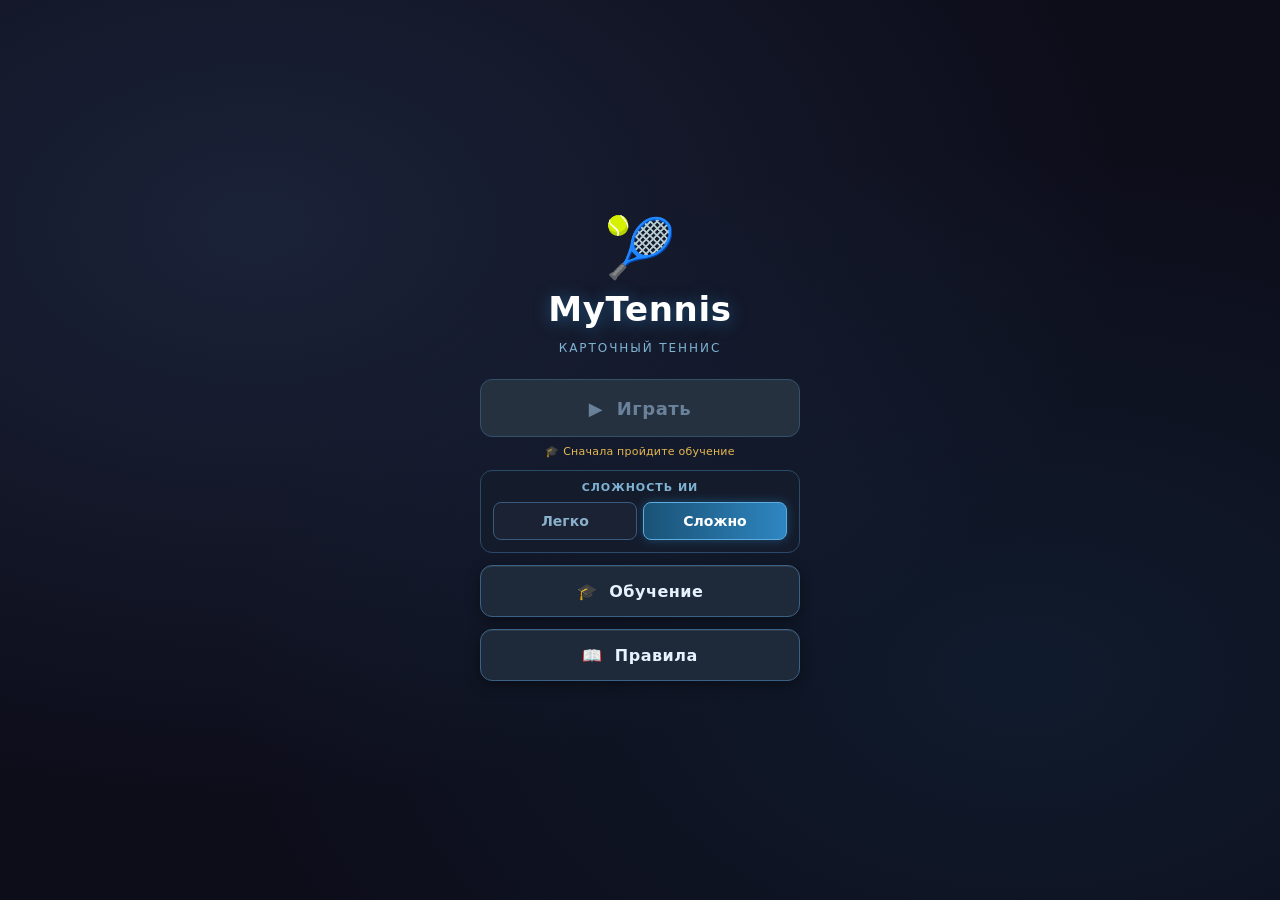
<file: index.html>
<!DOCTYPE html>
<html lang="ru">
<head>
  <meta charset="UTF-8">
  <meta name="viewport" content="width=device-width, initial-scale=1.0, maximum-scale=1.0, user-scalable=no, viewport-fit=cover">
  <title>🎾 MyTennis</title>
  <script src="https://telegram.org/js/telegram-web-app.js"></script>
  <link rel="stylesheet" href="styles-app.css">
</head>
<body>

  <!-- ═══════════════════════════════════════════
       BLOCK 1 — SCORE BAR
  ════════════════════════════════════════════ -->
  <div id="tennis-score">Loading score...</div>

  <!-- ═══════════════════════════════════════════
       BLOCK 2 — COURT (horizontal: P1 left, P2 right)
       Zone data-ids are queried by visuals.js — do not rename.
       P2 orientation: BR top / BL bottom (players face each other,
       serves land cross-court into the same-named zone).
  ════════════════════════════════════════════ -->
  <div id="app-court-wrap">
    <div id="court">
      <!-- decorative layers -->
      <div class="baseline-shade shade-left"></div>
      <div class="baseline-shade shade-right"></div>
      <div class="service-line line-left"></div>
      <div class="service-line line-right"></div>
      <div class="center-line"></div>

      <!-- net -->
      <div class="net-line"></div>
      <div class="net-post net-post-top"></div>
      <div class="net-post net-post-bottom"></div>

      <!-- P1 zones (left half). Labels are display-only; data-id keys stay ASCII. -->
      <div class="zone" data-id="p1-BL">Слева</div>
      <div class="zone" data-id="p1-BR">Справа</div>
      <div class="zone" data-id="p1-Net">Сетка</div>

      <!-- P2 zones (right half) — BR top, BL bottom -->
      <div class="zone" data-id="p2-Net">Сетка</div>
      <div class="zone" data-id="p2-BR">Справа</div>
      <div class="zone" data-id="p2-BL">Слева</div>

      <!-- corner labels -->
      <div class="court-label label-p1">P1 (вы)</div>
      <div class="court-label label-p2">P2 (ИИ)</div>
    </div>
  </div>

  <!-- ═══════════════════════════════════════════
       BLOCK 3 — CURRENT TURN + DICE
  ════════════════════════════════════════════ -->
  <div id="app-turn-section">

    <div id="current-turn" class="current-turn-panel">
      <div class="ct-title">Текущий ход</div>
      <div class="ct-empty">— Подача —</div>
    </div>

    <div id="app-dice-wrap">
      <div class="player-dice" id="player1-dice">
        <div class="app-dice-label">🎲 Бросок</div>
        <div class="dice-display"></div>
      </div>
      <!-- kept in DOM so dice-visuals.js doesn't break, but hidden -->
      <div class="player-dice" id="player2-dice" style="display:none;">
        <div class="dice-display"></div>
      </div>
    </div>

  </div>

  <!-- ═══════════════════════════════════════════
       BLOCK 3.5 — LOG TICKER (tap to expand)
  ════════════════════════════════════════════ -->
  <div id="app-log" onclick="toggleLogOverlay(true)" title="Открыть журнал">
    <span class="app-log-icon">📋</span>
    <div class="app-log-lines">
      <div class="app-log-line">— начните розыгрыш —</div>
    </div>
    <span class="app-log-more">▲</span>
  </div>

  <!-- Full-history overlay -->
  <div id="log-overlay" onclick="if(event.target===this)toggleLogOverlay(false)">
    <div class="log-sheet">
      <div class="log-sheet-head">
        <strong>Журнал</strong>
        <button class="log-close" onclick="toggleLogOverlay(false)">✕</button>
      </div>
      <div class="log-sheet-body" id="log-full"></div>
    </div>
  </div>

  <!-- ═══════════════════════════════════════════
       BLOCK 4 — AI STRIP + PLAYER HAND
  ════════════════════════════════════════════ -->
  <div id="app-hand-section">

    <!-- AI opponent strip — render.js fills #player2 -->
    <div id="player2" class="app-opponent-strip"></div>

    <!-- Human player panel — render.js fills #player1 -->
    <div id="player1" class="player-panel app-player-panel"></div>

    <div class="scroll-hint">← прокрутите карты →</div>

  </div>

  <!-- Log: kept in DOM, hidden — render.js requires #log -->
  <div id="log" style="display:none;"></div>

  <!-- ═══════════════════════════════════════════
       CARD DETAIL SHEET (tap a card to open)
  ════════════════════════════════════════════ -->
  <div id="card-overlay" onclick="if(event.target===this)closeCardSheet()">
    <div class="card-sheet">
      <div class="log-sheet-head">
        <strong>🃏 Карта</strong>
        <button class="log-close" onclick="closeCardSheet()">✕</button>
      </div>
      <div class="card-sheet-body" id="card-sheet-body"></div>
    </div>
  </div>

  <!-- ═══════════════════════════════════════════
       RULES OVERLAY (renders RULES.md)
  ════════════════════════════════════════════ -->
  <div id="rules-overlay">
    <div class="rules-sheet">
      <div class="log-sheet-head">
        <strong>📖 Правила</strong>
        <button class="log-close" onclick="closeRules()">✕</button>
      </div>
      <div class="rules-body" id="rules-body">Загрузка…</div>
    </div>
  </div>

  <!-- ═══════════════════════════════════════════
       MAIN MENU (open on load)
  ════════════════════════════════════════════ -->
  <div id="menu-overlay" class="open">
    <div class="menu-inner">
      <div class="menu-logo">🎾</div>
      <div class="menu-title">MyTennis</div>
      <div class="menu-sub">Карточный теннис</div>
      <button class="menu-btn menu-btn-play" onclick="menuPlay()">▶&nbsp; Играть</button>
      <div id="play-lock-hint" class="menu-lock-hint">🎓 Сначала пройдите обучение</div>
      <div class="menu-difficulty">
        <div class="menu-diff-label">Сложность ИИ</div>
        <div class="menu-diff-toggle">
          <button id="diff-easy" class="menu-diff-btn" onclick="setDifficulty('easy')">Легко</button>
          <button id="diff-hard" class="menu-diff-btn" onclick="setDifficulty('hard')">Сложно</button>
        </div>
      </div>
      <button class="menu-btn" onclick="menuTutorial()">🎓&nbsp; Обучение</button>
      <button class="menu-btn" onclick="openRules()">📖&nbsp; Правила</button>
    </div>
  </div>

  <!-- reopen-menu button, floats over the score bar (left) -->
  <button id="menu-btn" onclick="openMenu()" title="Меню">☰</button>

  <!-- new-match button, floats over the score bar (right) -->
  <button id="new-match-btn" onclick="newMatch()" title="Новая партия">⟳&nbsp;Партия</button>

  <!-- ═══════════════════════════════════════════
       SCRIPTS
  ════════════════════════════════════════════ -->
  <script src="config.js"></script>
  <script src="decks.js"></script>
  <script src="deck-utils.js"></script>
  <script src="positioning.js"></script>
  <script src="visuals.js"></script>
  <script src="dice-visuals.js"></script>
  <script src="shot-resolution.js"></script>
  <script src="player-init.js"></script>
  <script src="render.js"></script>
  <script src="ai-v1.js"></script>
  <script src="ai-v2.js"></script>
  <script src="ai-v3.js"></script>
  <script src="ai.js"></script>
  <script src="ai-simulate-v1.js"></script>
  <script src="ai-simulate-v2.js"></script>
  <script src="ai-simulate-v3.js"></script>
  <script src="ai-simulate.js"></script>
  <script src="ai-v3-train.js"></script>
  <script src="game.js"></script>
  <script src="tutorial.js"></script>

  <script>
    // Route every dice roll — player's or AI's — into the one visible block.
    window.DICE_SINGLE_TARGET = 'player1-dice';

    // ── Event log (mobile) ──────────────────────────────────
    // The ticker shows the most recent line; tapping opens the full history.
    function renderMobileLog() {
      if (typeof gameLog === 'undefined') return;
      const box = document.querySelector('#app-log .app-log-lines');
      // Last two events, oldest on top / newest at the bottom. Each stays one
      // row (the <br> inside shot lines is collapsed to a middot).
      if (box && gameLog.length) {
        box.innerHTML = gameLog.slice(-2)
          .map(s => `<div class="app-log-line">${s.replace(/<br\s*\/?>/gi, ' · ')}</div>`)
          .join('');
      }
      const overlay = document.getElementById('log-overlay');
      if (overlay && overlay.classList.contains('open')) {
        document.getElementById('log-full').innerHTML =
          [...gameLog].reverse().join('<div class="log-sep"></div>');
      }
    }

    function toggleLogOverlay(open) {
      const overlay = document.getElementById('log-overlay');
      if (!overlay) return;
      overlay.classList.toggle('open', open);
      if (open) {
        document.getElementById('log-full').innerHTML =
          (typeof gameLog !== 'undefined' ? [...gameLog].reverse() : []).join('<div class="log-sep"></div>');
      }
    }

    // ── New match (top ribbon) ──────────────────────────────
    // Restarts the whole match (score, games, decks) without opening the menu.
    // Confirms first so a stray tap doesn't wipe a match in progress.
    function newMatch() {
      const go = () => { if (typeof startGame === 'function') startGame(); };
      const q = 'Начать новую партию? Текущий счёт будет сброшен.';
      // tg.showConfirm exists but throws WebAppMethodUnsupported on older
      // Telegram WebViews (Bot API < 6.2) — version-gate it, then fall back to
      // a native confirm (the try/catch is a belt-and-suspenders guard).
      const canShowConfirm = tg && typeof tg.showConfirm === 'function' &&
        (typeof tg.isVersionAtLeast !== 'function' || tg.isVersionAtLeast('6.2'));
      if (canShowConfirm) {
        try { tg.showConfirm(q, ok => { if (ok) go(); }); return; }
        catch (e) { /* unsupported — fall through */ }
      }
      if (window.confirm(q)) go();
    }

    // ── First-run tutorial gate ─────────────────────────────
    // On the very first launch "Играть" is locked until the tutorial has been
    // seen (completed OR skipped — both call markTutorialSeen via endTutorial).
    // Fail-open: if localStorage is unavailable, treat it as already seen so a
    // user can never get stuck unable to unlock.
    function tutorialSeen() {
      try { return localStorage.getItem('mytennis-tutorial-seen-v2') === '1'; }
      catch (e) { return true; }
    }
    function markTutorialSeen() {
      try { localStorage.setItem('mytennis-tutorial-seen-v2', '1'); } catch (e) {}
      updatePlayLock();
    }
    function updatePlayLock() {
      const locked = !tutorialSeen();
      const playBtn = document.querySelector('.menu-btn-play');
      if (playBtn) {
        playBtn.disabled = locked;
        playBtn.classList.toggle('menu-btn-locked', locked);
      }
      const hint = document.getElementById('play-lock-hint');
      if (hint) hint.style.display = locked ? 'block' : 'none';
    }

    // ── Main menu ───────────────────────────────────────────
    function openMenu()  { document.getElementById('menu-overlay').classList.add('open'); }
    function closeMenu() { document.getElementById('menu-overlay').classList.remove('open'); }
    function menuPlay()  { if (!tutorialSeen()) return; closeMenu(); }
    function menuTutorial() {
      closeMenu();
      if (typeof startTutorial === 'function') startTutorial();
    }

    // Difficulty: Легко = AI v2 (heuristic baseline), Сложно = AI v3 (network)
    function setDifficulty(level, save = true) {
      aiSetVersion(1, level === 'easy' ? 2 : 3);
      document.getElementById('diff-easy').classList.toggle('active', level === 'easy');
      document.getElementById('diff-hard').classList.toggle('active', level !== 'easy');
      if (save) { try { localStorage.setItem('mytennis-difficulty', level); } catch (e) {} }
    }

    // ── Rules overlay: fetch RULES.md, render a markdown subset ──
    let rulesLoaded = false;
    function openRules() {
      document.getElementById('rules-overlay').classList.add('open');
      if (rulesLoaded) return;
      fetch('RULES.md')
        .then(r => r.text())
        .then(md => { document.getElementById('rules-body').innerHTML = renderMarkdown(md); rulesLoaded = true; })
        .catch(() => { document.getElementById('rules-body').textContent = 'Не удалось загрузить правила.'; });
    }
    function closeRules() { document.getElementById('rules-overlay').classList.remove('open'); }

    // Covers what RULES.md actually uses: headings, bold/italic/code, lists,
    // tables, fenced code blocks, horizontal rules.
    function renderMarkdown(md) {
      const inline = s => s
        .replace(/`([^`]+)`/g, '<code>$1</code>')
        .replace(/\*\*([^*]+)\*\*/g, '<strong>$1</strong>')
        .replace(/\*([^*]+)\*/g, '<em>$1</em>');
      const out = [];
      let list = null, table = null, inCode = false, codeBuf = [];
      const flushList  = () => { if (list)  { out.push(`<${list.tag}>${list.items.join('')}</${list.tag}>`); list = null; } };
      const flushTable = () => { if (table) { out.push(`<table>${table.join('')}</table>`); table = null; } };
      for (const line of md.split(/\r?\n/)) {
        if (inCode) {
          if (/^```/.test(line)) { out.push(`<pre>${codeBuf.join('\n')}</pre>`); inCode = false; codeBuf = []; }
          else codeBuf.push(line.replace(/&/g, '&amp;').replace(/</g, '&lt;'));
          continue;
        }
        if (/^```/.test(line)) { flushList(); flushTable(); inCode = true; continue; }
        if (/^\|/.test(line.trim())) {
          flushList();
          if (/^\|[\s\-|:]+\|$/.test(line.trim())) continue;  // |---|---| separator
          const tag = table ? 'td' : 'th';
          const cells = line.trim().replace(/^\||\|$/g, '').split('|')
            .map(c => `<${tag}>${inline(c.trim())}</${tag}>`).join('');
          (table = table || []).push(`<tr>${cells}</tr>`);
          continue;
        }
        flushTable();
        const h = line.match(/^(#{1,4})\s+(.*)/);
        if (h) { flushList(); const lvl = h[1].length + 1; out.push(`<h${lvl}>${inline(h[2])}</h${lvl}>`); continue; }
        if (/^---+\s*$/.test(line)) { flushList(); out.push('<hr>'); continue; }
        const ul = line.match(/^\s*[-*]\s+(.*)/);
        if (ul) { if (!list || list.tag !== 'ul') { flushList(); list = { tag: 'ul', items: [] }; } list.items.push(`<li>${inline(ul[1])}</li>`); continue; }
        const ol = line.match(/^\s*\d+\.\s+(.*)/);
        if (ol) { if (!list || list.tag !== 'ol') { flushList(); list = { tag: 'ol', items: [] }; } list.items.push(`<li>${inline(ol[1])}</li>`); continue; }
        if (!line.trim()) { flushList(); continue; }
        flushList();
        out.push(`<p>${inline(line)}</p>`);
      }
      flushList(); flushTable();
      return out.join('');
    }

    // ── Telegram Mini App init ──────────────────────────────
    const tg = window.Telegram?.WebApp;
    // Only drive the native MainButton in a real Telegram client — in a plain
    // browser (preview) tg.platform is 'unknown', so we keep the in-DOM buttons.
    const inTelegram = !!(tg && tg.platform && tg.platform !== 'unknown');
    if (tg) {
      tg.ready();
      tg.expand();
      tg.enableClosingConfirmation();
      tg.setHeaderColor('#1a5276');
      tg.setBackgroundColor('#0d0d1a');
      // Horizontal card scroll conflicts with swipe-to-close (TG 7.7+)
      if (typeof tg.disableVerticalSwipes === 'function') tg.disableVerticalSwipes();
    }

    // ── Native MainButton: one contextual action, always under the thumb ──
    // Взять карту / Передать ход / Новый розыгрыш, depending on game state.
    // In Telegram the equivalent in-layout buttons are hidden (frees space).
    if (inTelegram && tg.MainButton) {
      document.body.classList.add('tg-native-buttons');
      tg.MainButton.onClick(onMainButtonClick);
    }

    function onMainButtonClick() {
      if (typeof pendingPointEnd !== 'undefined' && pendingPointEnd) { confirmNewPoint(); return; }
      if (typeof canDiscardForPosition !== 'undefined' && canDiscardForPosition === 0) { aiPassTurn(0); return; }
      if (typeof currentPlayer !== 'undefined' && currentPlayer === 0 &&
          typeof aiAutoMode !== 'undefined' && !aiAutoMode[0]) { manualDrawCard(0); return; }
    }

    // Called at the end of every render() (hook in render.js).
    function updateMainButton() {
      if (!inTelegram || !tg.MainButton) return;
      const mb = tg.MainButton;
      // Keep it out of the way during the spotlight tutorial (which uses the
      // in-layout buttons, temporarily re-shown via the :not(.tutorial-active) rule).
      if (typeof tutActive !== 'undefined' && tutActive) { try { mb.hide(); } catch (e) {} return; }

      let text = null, color = null;
      if (pendingPointEnd)                 { text = '🎾 Новый розыгрыш'; color = '#c9a227'; }
      else if (canDiscardForPosition === 0) { text = '✓ Передать ход';    color = '#e67e22'; }
      else if (currentPlayer === 0 && !aiAutoMode[0] && players[0].hand.length < HAND_SIZE) {
                                             text = '🃏 Взять карту';     color = '#25a035'; }
      if (!text) { try { mb.hide(); } catch (e) {} return; }
      try { mb.setText(text); } catch (e) {}
      try { mb.setParams({ color, text_color: '#ffffff' }); } catch (e) {}
      try { mb.show(); } catch (e) {}
    }

    // ── Load v3 weights from file and configure AI ──────────
    window.addEventListener('load', () => {
      // Weight sets predating the LayerNorm/LeakyReLU network are incompatible
      // (same dimensions, meaningless values) — retrain with train-v3-node.js
      // rather than restoring one from git history.
      fetch('v3-weights-pure.json')
        .then(res => res.json())
        .then(weightsData => {
          v3WeightsFromJSON(weightsData);
          console.log('✓ v3-weights-pure.json loaded');
        })
        .catch(err => console.warn('Could not load v3-weights-pure.json:', err));

      // Difficulty from the menu (persisted): Легко = v2, Сложно = v3
      let savedDifficulty = 'hard';
      try { savedDifficulty = localStorage.getItem('mytennis-difficulty') || 'hard'; } catch (e) {}
      setDifficulty(savedDifficulty, false);
      updatePlayLock();         // lock "Играть" on first run until tutorial seen
      aiSetAutoMode(1, true);   // P2 plays automatically
    });
  </script>

</body>
</html>
</file>
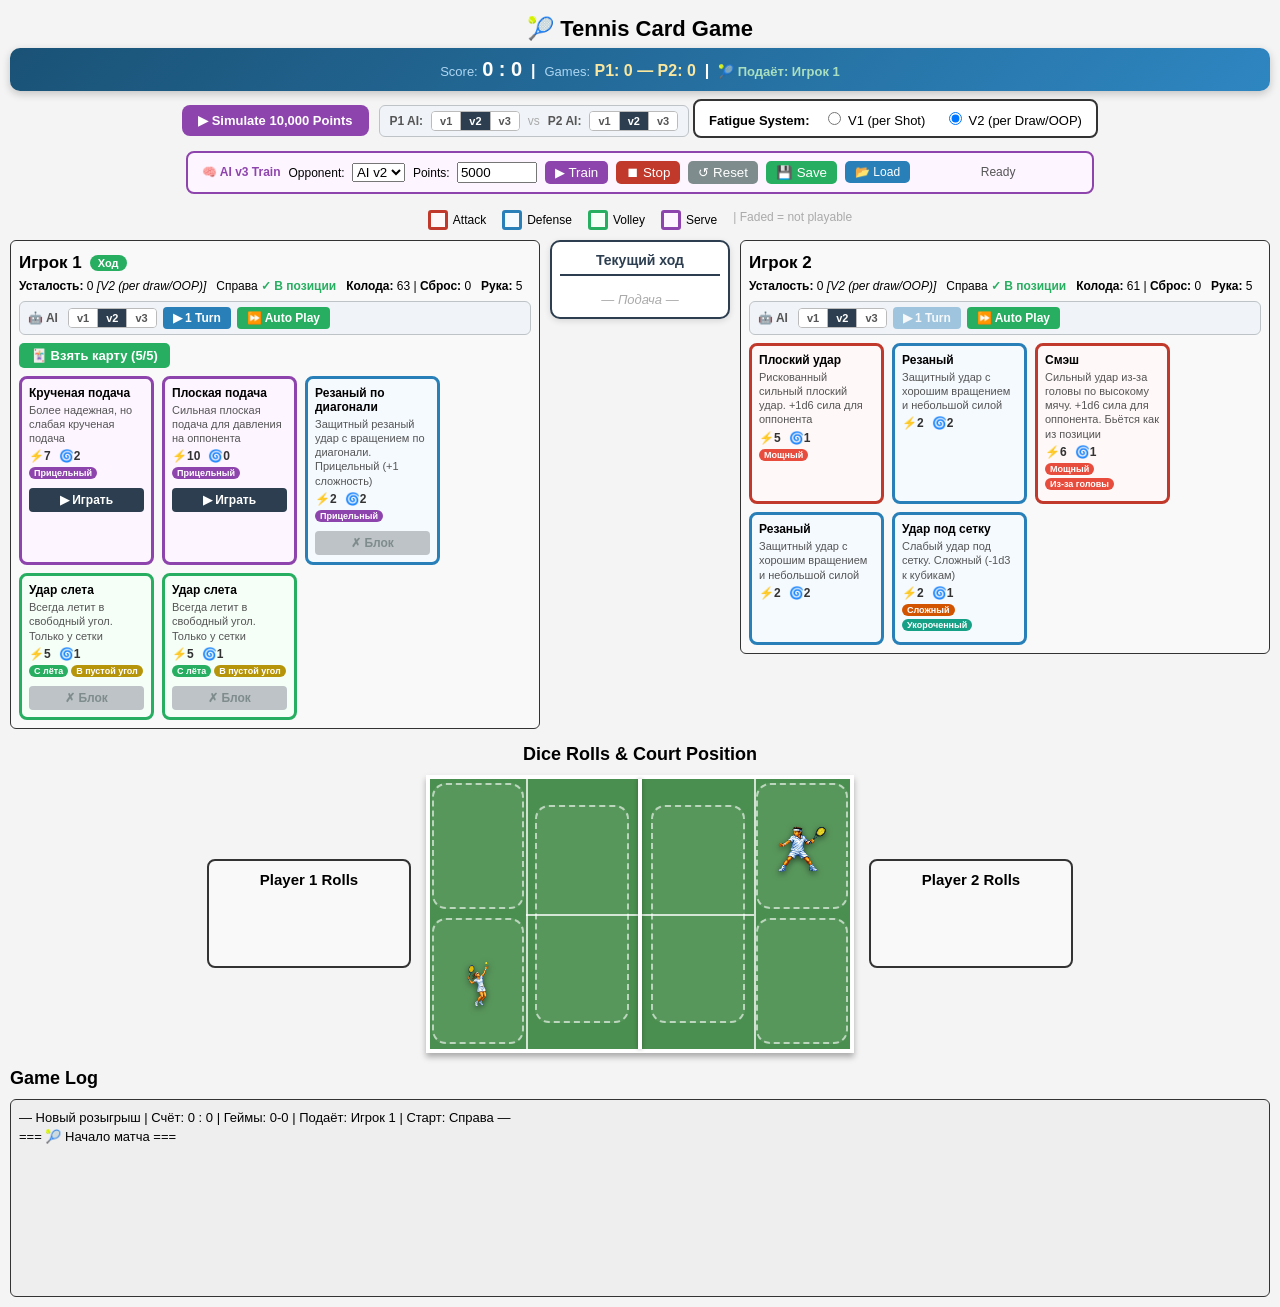
<file: old_index.html>
<!DOCTYPE html>
<html lang="en">
<head>
  <meta charset="UTF-8">
  <meta name="viewport" content="width=device-width, initial-scale=1.0">
  <title>Tennis Card Game</title>
  <link rel="stylesheet" href="styles.css">
</head>
<body>

  <header style="text-align: center; margin-bottom: 10px;">
    <h1 style="font-size: 22px; margin: 6px 0;">🎾 Tennis Card Game</h1>

    <div id="tennis-score" style="margin-bottom: 8px;">Loading score...</div>

    <div style="display:inline-flex;align-items:center;gap:10px;flex-wrap:wrap;justify-content:center;margin-bottom:8px;">
      <button id="sim-btn"
        onclick="runSimulation()"
        style="background:#8e44ad;color:white;font-weight:bold;font-size:13px;padding:8px 16px;border:none;border-radius:8px;cursor:pointer;">
        ▶ Simulate 10,000 Points
      </button>
      <div id="sim-version-controls"></div>
    </div>
    <div id="fatigue-toggle" style="background: #fff; padding: 8px 14px; border: 2px solid #333; border-radius: 8px; display: inline-block;">
      <label style="font-weight: bold; margin-right: 10px; font-size: 13px;">Fatigue System:</label>
      <label style="margin-right: 15px; font-size: 13px;">
        <input type="radio" name="fatigue-system" value="1" onchange="switchFatigueSystem(1)">
        V1 (per Shot)
      </label>
      <label style="font-size: 13px;">
        <input type="radio" name="fatigue-system" value="2" checked onchange="switchFatigueSystem(2)">
        V2 (per Draw/OOP)
      </label>
    </div>
  </header>

  <!-- Card legend -->
  <div style="text-align:center; margin-bottom:10px; font-size:12px; display:flex; gap:16px; justify-content:center; flex-wrap:wrap;">
    <span style="display:inline-flex;align-items:center;gap:5px;"><span style="width:14px;height:14px;border:3px solid #c0392b;background:#fff8f8;border-radius:3px;display:inline-block;"></span>Attack</span>
    <span style="display:inline-flex;align-items:center;gap:5px;"><span style="width:14px;height:14px;border:3px solid #2980b9;background:#f5faff;border-radius:3px;display:inline-block;"></span>Defense</span>
    <span style="display:inline-flex;align-items:center;gap:5px;"><span style="width:14px;height:14px;border:3px solid #27ae60;background:#f5fff8;border-radius:3px;display:inline-block;"></span>Volley</span>
    <span style="display:inline-flex;align-items:center;gap:5px;"><span style="width:14px;height:14px;border:3px solid #8e44ad;background:#fdf5ff;border-radius:3px;display:inline-block;"></span>Serve</span>
    <span style="color:#aaa;">| Faded = not playable</span>
  </div>

  <main>
    <div id="players-container">
      <div id="player1" class="player-panel">
        <h2>Player 1</h2>
      </div>

      <!-- Current shot info panel -->
      <div id="current-turn" class="current-turn-panel">
        <div class="ct-title">Текущий ход</div>
        <div class="ct-empty">— Подача —</div>
      </div>

      <div id="player2" class="player-panel">
        <h2>Player 2</h2>
      </div>
    </div>

    <section id="dice-and-court-section">
      <h2>Dice Rolls &amp; Court Position</h2>
      <div id="dice-and-court-container">
        <div class="player-dice" id="player1-dice">
          <h3>Player 1 Rolls</h3>
          <div class="dice-display"></div>
        </div>

        <div id="court">
          <div class="court-half p1-side">
            <!-- Court lines: service line + center service line -->
            <div class="court-line service-line"></div>
            <div class="court-line center-line"></div>
            <div class="zone back-left"  data-id="p1-BL"></div>
            <div class="zone back-right" data-id="p1-BR"></div>
            <div class="zone net"        data-id="p1-Net"></div>
          </div>

          <div class="net-divider"></div>

          <div class="court-half p2-side">
            <!-- Court lines: service line + center service line -->
            <div class="court-line service-line"></div>
            <div class="court-line center-line"></div>
            <div class="zone net"        data-id="p2-Net"></div>
            <div class="zone back-right" data-id="p2-BR"></div>
            <div class="zone back-left"  data-id="p2-BL"></div>
          </div>
        </div>

        <div class="player-dice" id="player2-dice">
          <h3>Player 2 Rolls</h3>
          <div class="dice-display"></div>
        </div>
      </div>
    </section>

    <section id="log-section">
      <h2>Game Log</h2>
      <div id="log" class="log-panel"></div>
    </section>
  </main>

  <script src="config.js"></script>
  <script>AI_HAND_HIDDEN = false;</script>
  <script src="decks.js"></script>
  <script src="deck-utils.js"></script>
  <script src="positioning.js"></script>
  <script src="visuals.js"></script>
  <script src="dice-visuals.js"></script>
  <script src="shot-resolution.js"></script>
  <script src="player-init.js"></script>
  <script src="render.js"></script>
  <script src="ai-v1.js"></script>
  <script src="ai-v2.js"></script>
  <script src="ai-v3.js"></script>
  <script src="ai.js"></script>
  <script src="ai-simulate-v1.js"></script>
  <script src="ai-simulate-v2.js"></script>
  <script src="ai-simulate-v3.js"></script>
  <script src="ai-simulate.js"></script>
  <script src="ai-v3-train.js"></script>
  <script src="game.js"></script>
  <script>renderSimControls(); renderV3TrainUI();</script>
</body>
</html>
</file>
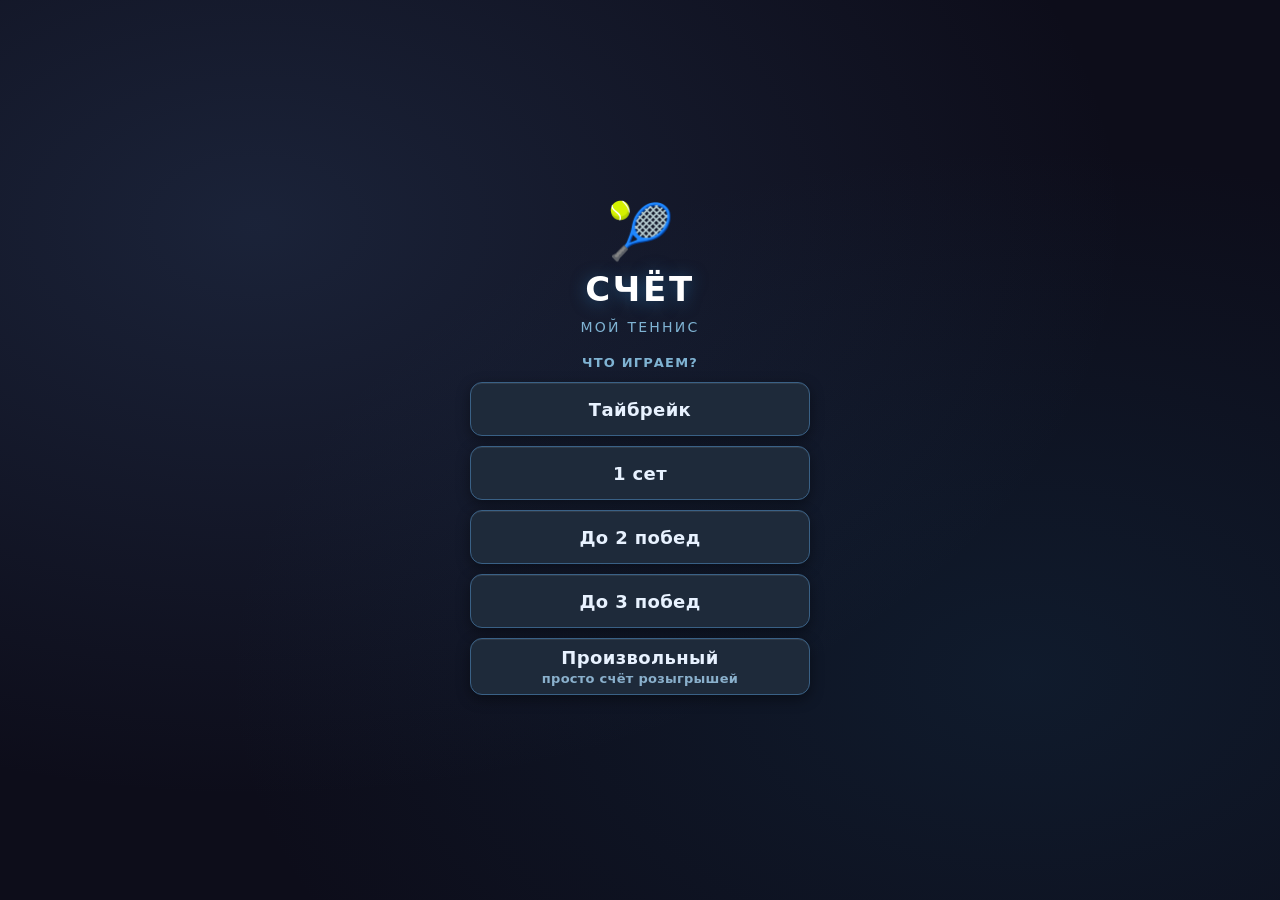
<file: score.html>
<!DOCTYPE html>
<html lang="ru">
<head>
  <meta charset="UTF-8">
  <meta name="viewport" content="width=device-width, initial-scale=1.0, maximum-scale=1.0, user-scalable=no, viewport-fit=cover">
  <meta name="theme-color" content="#0d0d1a">
  <meta name="apple-mobile-web-app-capable" content="yes">
  <meta name="apple-mobile-web-app-status-bar-style" content="black-translucent">
  <title>Мой Теннис — Счёт</title>
  <link rel="stylesheet" href="styles-score.css">
</head>
<body>

<!-- ═══════════ SETUP: формат матча ═══════════ -->
<section id="screen-format" class="screen">
  <div class="setup-inner">
    <div class="setup-logo">🎾</div>
    <h1 class="setup-title">СЧЁТ</h1>
    <p class="setup-sub">Мой Теннис</p>

    <div class="setup-label">Что играем?</div>
    <button class="opt-btn" data-mode="tb">Тайбрейк</button>
    <button class="opt-btn" data-mode="set1">1 сет</button>
    <button class="opt-btn" data-mode="bo3">До 2 побед</button>
    <button class="opt-btn" data-mode="bo5">До 3 побед</button>
    <button class="opt-btn" data-mode="free">Произвольный<small>просто счёт розыгрышей</small></button>
  </div>
</section>

<!-- ═══════════ SETUP: детали формата ═══════════ -->
<section id="screen-detail" class="screen">
  <div class="setup-inner">
    <div class="setup-crumb" id="detail-crumb">Тайбрейк</div>
    <div class="setup-label" id="detail-label">До скольки?</div>
    <div id="detail-options"></div>
    <button class="opt-btn opt-back" data-back="format">← Назад</button>
  </div>
</section>

<!-- ═══════════ SETUP: кто подаёт ═══════════ -->
<section id="screen-server" class="screen">
  <div class="setup-inner">
    <div class="setup-crumb" id="server-crumb"></div>
    <div class="setup-label">Кто подаёт первым?</div>
    <button class="opt-btn opt-serve" data-server="0"><span class="ball">🎾</span> Игрок 1</button>
    <button class="opt-btn opt-serve" data-server="1"><span class="ball">🎾</span> Игрок 2</button>
    <button class="opt-btn opt-back" data-back="detail">← Назад</button>
  </div>
</section>

<!-- ═══════════ МАТЧ ═══════════ -->
<section id="screen-match" class="screen">

  <header id="top-bar">
    <button id="btn-menu" class="icon-btn" title="Новый матч">☰</button>
    <span id="format-label">1 сет</span>
    <button id="btn-undo" class="icon-btn" title="Отменить очко">↶</button>
  </header>

  <div id="scoreboard">
    <div class="sb-row" id="sb-row-0">
      <span class="sb-serve" id="sb-serve-0">🎾</span>
      <span class="sb-name">Игрок 1</span>
      <span class="sb-cells" id="sb-cells-0"></span>
    </div>
    <div class="sb-row" id="sb-row-1">
      <span class="sb-serve" id="sb-serve-1">🎾</span>
      <span class="sb-name">Игрок 2</span>
      <span class="sb-cells" id="sb-cells-1"></span>
    </div>
  </div>

  <div id="serve-banner"><span id="serve-text">Подаёт Игрок 1</span></div>

  <div id="dials">
    <div class="dial" data-p="0">
      <div class="dial-ghost dial-up"   id="ghost-up-0"></div>
      <div class="dial-value"           id="val-0">0</div>
      <div class="dial-ghost dial-down" id="ghost-down-0"></div>
      <div class="dial-name">Игрок 1</div>
    </div>
    <div class="dial-divider"></div>
    <div class="dial" data-p="1">
      <div class="dial-ghost dial-up"   id="ghost-up-1"></div>
      <div class="dial-value"           id="val-1">0</div>
      <div class="dial-ghost dial-down" id="ghost-down-1"></div>
      <div class="dial-name">Игрок 2</div>
    </div>
  </div>

  <footer id="bottom-bar">
    <span class="hint">Свайп ↑ или тап — очко · свайп ↓ — назад</span>
  </footer>
</section>

<!-- ═══════════ Модалки ═══════════ -->
<div id="modal-decider" class="modal">
  <div class="modal-box">
    <div class="modal-title">Решающий сет</div>
    <p class="modal-text">Играем тайбрейк до 10 или обычный сет?</p>
    <button class="modal-btn modal-btn-main" data-decider="tb10">Тайбрейк до 10</button>
    <button class="modal-btn" data-decider="set">Обычный сет</button>
  </div>
</div>

<div id="modal-winner" class="modal">
  <div class="modal-box">
    <div class="modal-trophy">🏆</div>
    <div class="modal-title" id="winner-title">Матч!</div>
    <p class="modal-text" id="winner-score"></p>
    <button class="modal-btn modal-btn-main" id="btn-new-match">Новый матч</button>
    <button class="modal-btn" id="btn-winner-undo">↶ Отменить последнее очко</button>
  </div>
</div>

<div id="modal-menu" class="modal">
  <div class="modal-box">
    <div class="modal-title">Меню</div>
    <button class="modal-btn modal-btn-main" id="btn-menu-resume">Продолжить матч</button>
    <button class="modal-btn modal-btn-danger" id="btn-menu-new">Новый матч</button>
  </div>
</div>

<div id="toast"></div>

<script src="score.js"></script>
</body>
</html>
</file>
<file: styles-app.css>
/* =====================================================
   styles-app.css — Telegram Mini App UI (mockup design)
   Standalone: index.html loads ONLY this stylesheet.
   Dark theme, full-viewport flex column, touch-first.
   ===================================================== */

/* ── Reset & base ─────────────────────────────────── */
*, *::before, *::after { box-sizing: border-box; margin: 0; padding: 0; }

html, body {
  width: 100%;
  height: 100%;
}

body {
  background: #0d0d1a;
  background-image:
    radial-gradient(ellipse at 20% 30%, rgba(74,111,165,.18) 0%, transparent 60%),
    radial-gradient(ellipse at 80% 70%, rgba(26,82,118,.15) 0%, transparent 55%);
  color: #f0f0f0;
  font-family: 'Segoe UI', system-ui, -apple-system, sans-serif;
  font-size: 14px;
  display: flex;
  flex-direction: column;
  /* min-height, not height: the layout fills the screen when it fits and
     scrolls instead of clipping the hand when it doesn't (reposition buttons
     make the cards noticeably taller mid-rally). */
  min-height: 100dvh;
  overflow-x: hidden;
  overflow-y: auto;
  -webkit-tap-highlight-color: transparent;
  user-select: none;
}

button { font-family: inherit; }

/* ═══════════════════════════════════════════════════
   1. SCORE BAR
   ═══════════════════════════════════════════════════ */
#tennis-score {
  flex: 0 0 auto;
  min-height: 44px;
  background: linear-gradient(90deg, #1a5276 0%, #2e86c1 100%);
  display: flex;
  align-items: center;
  justify-content: center;
  flex-wrap: wrap;
  gap: 4px 8px;
  padding: 4px 14px;
  padding-top: max(4px, env(safe-area-inset-top));
  font-size: 12px;
  color: #fff;
  font-weight: 600;
  letter-spacing: 0.03em;
  white-space: nowrap;
  position: relative;
  overflow: hidden;
}
#tennis-score::after {
  content: '';
  position: absolute;
  inset: 0;
  background: linear-gradient(180deg, rgba(255,255,255,.06) 0%, transparent 100%);
  pointer-events: none;
}
#tennis-score .score-label { display: none; }        /* "Score:" / "Games:" */
#tennis-score .score-points {
  font-size: 17px;
  font-weight: 800;
  color: #ffd700;
  text-shadow: 0 1px 6px rgba(255,215,0,.4);
  letter-spacing: 0.06em;
}
#tennis-score .score-games {
  font-size: 11px;
  color: #a8d8f8;
  font-weight: 500;
}
#tennis-score .score-server {
  font-size: 11px;
  color: #c8eaff;
  opacity: .9;
}

/* ═══════════════════════════════════════════════════
   2. COURT
   ═══════════════════════════════════════════════════ */
#app-court-wrap {
  flex: 0 0 auto;
  padding: 5px 12px 3px;
}

#court {
  width: 100%;
  max-width: 480px;
  margin: 0 auto;
  aspect-ratio: 42 / 25;
  max-height: 230px;
  background: #2d7a35;
  border-radius: 8px;
  border: 2px solid rgba(255,255,255,.7);
  position: relative;
  /* visible so the ball's arc (a child of #court) can rise into the score bar;
     the trajectory layer is the only thing that overflows. */
  overflow: visible;
}

/* grass texture — rounded to match the court now that overflow is visible */
#court::before {
  content: '';
  position: absolute;
  inset: 0;
  border-radius: 8px;
  background: repeating-linear-gradient(
    90deg,
    rgba(255,255,255,.03) 0px, rgba(255,255,255,.03) 1px,
    transparent 1px, transparent 18px
  );
  pointer-events: none;
}

/* decorative shading behind baselines */
.baseline-shade {
  position: absolute;
  top: 0; bottom: 0;
  width: 23%;
  background: rgba(0,0,0,.08);
  z-index: 1;
}
.shade-left  { left: 0; }
.shade-right { right: 0; }

/* service lines (vertical) + center line (horizontal) */
.service-line {
  position: absolute;
  top: 0; bottom: 0;
  width: 1.5px;
  background: rgba(255,255,255,.55);
  z-index: 2;
}
.line-left  { left: 23%; }
.line-right { right: 23%; }

.center-line {
  position: absolute;
  top: 50%;
  left: 25%;
  width: 50%;
  height: 1.5px;
  background: rgba(255,255,255,.65);
  transform: translateY(-50%);
  z-index: 2;
}

/* net */
.net-line {
  position: absolute;
  left: 50%;
  top: 0; bottom: 0;
  transform: translateX(-50%);
  width: 4px;
  z-index: 10;
  background: repeating-linear-gradient(
    180deg,
    rgba(255,255,255,.9) 0px, rgba(255,255,255,.9) 3px,
    rgba(255,255,255,.25) 3px, rgba(255,255,255,.25) 7px
  );
}
.net-post {
  position: absolute;
  left: 50%;
  transform: translateX(-50%);
  width: 10px; height: 5px;
  background: #fff;
  border-radius: 2px;
  z-index: 11;
}
.net-post-top    { top: 2px; }
.net-post-bottom { bottom: 2px; }

/* zones — flat, addressed by data-id (visuals.js queries these) */
.zone {
  position: absolute;
  border: 1.5px dashed rgba(255,255,255,.45);
  border-radius: 5px;
  display: flex;
  align-items: center;
  justify-content: center;
  font-size: 9px;
  color: rgba(255,255,255,.55);
  font-weight: 700;
  letter-spacing: 0.05em;
  z-index: 6;
}

/* P1 zones (left half): BL top, BR bottom */
[data-id="p1-BL"]  { left: 3%;  top: 5%;    width: 20%; height: 42%; }
[data-id="p1-BR"]  { left: 3%;  bottom: 5%; width: 20%; height: 42%; }
[data-id="p1-Net"] { left: 25%; top: 12%;   width: 22%; height: 76%;
  background: rgba(52,152,219,.05); }

/* P2 zones (right half): BR top, BL bottom (mirrored player) */
[data-id="p2-BR"]  { right: 3%;  top: 5%;    width: 20%; height: 42%; }
[data-id="p2-BL"]  { right: 3%;  bottom: 5%; width: 20%; height: 42%; }
[data-id="p2-Net"] { right: 25%; top: 12%;   width: 22%; height: 76%;
  background: rgba(231,76,60,.05); }

/* corner labels */
.court-label {
  position: absolute;
  font-size: 8px;
  color: rgba(255,255,255,.45);
  font-weight: 600;
  letter-spacing: 0.07em;
  z-index: 7;
}
.label-p1 { left: 5px;  bottom: 3px; }
.label-p2 { right: 5px; bottom: 3px; }

/* player tokens (visuals.js appends .player-token into a zone) */
.player-token {
  width: 30px; height: 30px;
  border-radius: 50%;
  position: absolute;
  top: 50%; left: 50%;
  transform: translate(-50%, -50%);
  display: flex; align-items: center; justify-content: center;
  font-size: 9px; font-weight: 800; color: #fff;
  z-index: 20;
  box-shadow: 0 2px 10px rgba(0,0,0,.6);
  border: 2.5px solid rgba(255,255,255,.7);
}
.token-p1 { background: radial-gradient(circle at 35% 35%, #5dade2, #2471a3); }
.token-p2 { background: radial-gradient(circle at 35% 35%, #f1948a, #c0392b); }

/* ═══════════════════════════════════════════════════
   3. CURRENT TURN + DICE ROW
   ═══════════════════════════════════════════════════ */
#app-turn-section {
  flex: 0 0 auto;
  display: flex;
  align-items: stretch;
  gap: 8px;
  padding: 3px 10px;
}

/* Turn panel — compact, rows laid out left-to-right */
.current-turn-panel {
  flex: 1.35;
  min-width: 0;
  background: #1e2a3a;
  border: 1px solid #3a6186;
  border-radius: 10px;
  padding: 6px 9px;
  display: flex;
  flex-direction: column;
  gap: 3px;
  text-align: left;
}
/* title + direction arrow share one line */
.ct-head {
  display: flex;
  align-items: center;
  justify-content: space-between;
  gap: 6px;
}
.ct-title {
  font-size: 10px;
  font-weight: 700;
  color: #7fb3d3;
  text-transform: uppercase;
  letter-spacing: 0.06em;
}
.ct-empty { color: #5a7a9a; font-style: italic; font-size: 12px; margin-top: 4px; }
.ct-arrow-row {
  display: flex;
  align-items: center;
  gap: 4px;
  font-weight: 700;
}
.ct-p    { font-size: 11px; }
.ct-p1   { color: #3498db; }
.ct-p2   { color: #e74c3c; }
.ct-arrow { color: #ffd700; font-size: 12px; letter-spacing: -1px; }
/* card name + stats share one line */
.ct-name-row {
  display: flex;
  flex-wrap: wrap;
  align-items: flex-start;   /* the name may run to two lines — pin both to the top */
  gap: 2px 8px;
  min-width: 0;
}
/* Long names ("Сильный удар по диагонали", "Выход к сетке с укороченным") were
   cut off after a handful of characters on one line; give them two. */
.ct-card-name {
  /* Demand ~120px of run. The stats (⚡6 🌀2) fit alongside; add the wider
     "✗ Промах" badge and they drop to their own line instead of squeezing the
     name down to five characters a line. */
  flex: 1 0 120px;   /* no shrink: the stats must wrap rather than crush the name */
  min-width: 0;
  font-size: 13px;
  font-weight: 800;
  line-height: 1.22;
  color: #f0f0f0;
  display: -webkit-box;
  -webkit-line-clamp: 2;
  -webkit-box-orient: vertical;
  overflow: hidden;
  overflow-wrap: anywhere;
}
.ct-card-stats {
  flex: 0 0 auto;
  display: flex;
  gap: 8px;
  font-size: 11px;
  line-height: 1.45;         /* sits on the name's first line */
  color: #a8c0d8;
  font-weight: 600;
}
/* One line only: the panel has no room for a second badge row at 360×690, and
   the same badges are on the card in hand (with full text in the card sheet). */
.current-turn-panel .card-badges {
  flex-wrap: nowrap;
  overflow: hidden;
}
.ct-difficulty {
  font-size: 10px;
  color: #8ab0cc;
  background: rgba(255,255,255,.05);
  border-radius: 4px;
  padding: 2px 6px;
  width: fit-content;
}
.ct-diff-label { color: #8ab0cc; }
.ct-diff-value { font-weight: 800; color: #ffd060; }
.ct-power-bonus { color: #ff7050; }

/* Dice panel — shares the row width; faces sit left-to-right */
#app-dice-wrap { flex: 1; display: flex; min-width: 0; }
#player1-dice {
  flex: 1;
  min-width: 0;
  background: #1e2a3a;
  border: 1px solid #3a6186;
  border-radius: 10px;
  padding: 6px 8px;
  display: flex;
  flex-direction: column;
  align-items: center;
  gap: 4px;
}
.app-dice-label {
  width: 100%;
  font-size: 10px;
  font-weight: 700;
  color: #7fb3d3;
  text-transform: uppercase;
  letter-spacing: 0.04em;
  white-space: nowrap;
  overflow: hidden;
  text-overflow: ellipsis;
  text-align: center;
}
.app-dice-label .dice-roller {
  color: #c8e0f8;
  text-transform: none;
}
.dice-display {
  width: 100%;
  display: flex;
  flex-direction: column;
  align-items: center;
  gap: 4px;
}
/* the physical dice sit in a horizontal row */
.dice-faces {
  display: flex;
  flex-direction: row;
  flex-wrap: wrap;
  justify-content: center;
  align-items: center;
  gap: 5px;
  min-height: 40px;
}

/* dice */
.die {
  width: 38px; height: 38px;
  background: #f5f5f0;
  border: 2px solid #c8c0a8;
  border-radius: 8px;
  box-shadow:
    2px 2px 0 #999,
    inset 1px 1px 2px rgba(255,255,255,.8),
    inset -1px -1px 2px rgba(0,0,0,.15);
  display: grid;
  grid-template-columns: repeat(3, 1fr);
  grid-template-rows: repeat(3, 1fr);
  padding: 5px;
  gap: 2px;
}
.die.d3 { width: 30px; height: 30px; background: #ffe6e6; border-color: #cc6666; }
.die.power-die { background: #c0392b; border-color: #922b21; box-shadow: 2px 2px 0 #6e1f18; }

.die.rolling { animation: roll 0.5s ease-in-out; }
@keyframes roll {
  0%, 100% { transform: rotate(0deg); }
  25%  { transform: rotate(90deg); }
  50%  { transform: rotate(180deg); }
  75%  { transform: rotate(270deg); }
}

.die-dot {
  width: 7px; height: 7px;
  background: #1a1a1a;
  border-radius: 50%;
  margin: auto;
  grid-column: 2; grid-row: 2;
}
.die.d3 .die-dot { width: 6px; height: 6px; background: #aa2222; }
.power-dot { background: #fff; }

/* dot layouts per value */
.die[data-value="1"] .die-dot:nth-child(1) { grid-column:2; grid-row:2; }
.die[data-value="2"] .die-dot:nth-child(1) { grid-column:1; grid-row:1; }
.die[data-value="2"] .die-dot:nth-child(2) { grid-column:3; grid-row:3; }
.die[data-value="3"] .die-dot:nth-child(1) { grid-column:1; grid-row:1; }
.die[data-value="3"] .die-dot:nth-child(2) { grid-column:2; grid-row:2; }
.die[data-value="3"] .die-dot:nth-child(3) { grid-column:3; grid-row:3; }
.die[data-value="4"] .die-dot:nth-child(1) { grid-column:1; grid-row:1; }
.die[data-value="4"] .die-dot:nth-child(2) { grid-column:3; grid-row:1; }
.die[data-value="4"] .die-dot:nth-child(3) { grid-column:1; grid-row:3; }
.die[data-value="4"] .die-dot:nth-child(4) { grid-column:3; grid-row:3; }
.die[data-value="5"] .die-dot:nth-child(1) { grid-column:1; grid-row:1; }
.die[data-value="5"] .die-dot:nth-child(2) { grid-column:3; grid-row:1; }
.die[data-value="5"] .die-dot:nth-child(3) { grid-column:2; grid-row:2; }
.die[data-value="5"] .die-dot:nth-child(4) { grid-column:1; grid-row:3; }
.die[data-value="5"] .die-dot:nth-child(5) { grid-column:3; grid-row:3; }
.die[data-value="6"] .die-dot:nth-child(1) { grid-column:1; grid-row:1; }
.die[data-value="6"] .die-dot:nth-child(2) { grid-column:3; grid-row:1; }
.die[data-value="6"] .die-dot:nth-child(3) { grid-column:1; grid-row:2; }
.die[data-value="6"] .die-dot:nth-child(4) { grid-column:3; grid-row:2; }
.die[data-value="6"] .die-dot:nth-child(5) { grid-column:1; grid-row:3; }
.die[data-value="6"] .die-dot:nth-child(6) { grid-column:3; grid-row:3; }

/* compact info: label + value pairs on wrapping rows, not a tall stack */
.dice-info {
  display: flex;
  flex-wrap: wrap;
  justify-content: center;
  gap: 1px 8px;
  font-size: 9px;
  color: #8ab0cc;
  line-height: 1.3;
  text-align: center;
}
.dice-info > div { white-space: nowrap; }
.dice-total { font-size: 12px; font-weight: 800; color: #ffd700; }
.power-die-label { font-size: 9px; color: #8ab0cc; }
.power-die-info  { color: #ff7050; font-weight: 700; font-size: 9px; }

.dice-result {
  font-size: 12px;
  font-weight: 800;
  letter-spacing: 0.03em;
  padding: 1px 8px;
  border-radius: 5px;
}
.dice-result.dice-ok   { color: #80f0a0; background: rgba(39,174,96,.18);  border: 1px solid #27ae60; }
.dice-result.dice-fail { color: #ff8070; background: rgba(192,57,43,.18);  border: 1px solid #c0392b; }

/* ═══════════════════════════════════════════════════
   3.5 LOG — ticker + full-history overlay
   ═══════════════════════════════════════════════════ */
#app-log {
  flex: 0 0 auto;
  display: flex;
  align-items: center;
  gap: 6px;
  padding: 4px 10px;
  background: #12202f;
  border-top: 1px solid #23384a;
  color: #a8c8e4;
  cursor: pointer;
}
#app-log .app-log-icon { flex: 0 0 auto; opacity: .8; align-self: center; }
#app-log .app-log-lines {
  flex: 1;
  min-width: 0;
  display: flex;
  flex-direction: column;
  gap: 0;
}
#app-log .app-log-line {
  white-space: nowrap;
  overflow: hidden;
  text-overflow: ellipsis;
  font-size: 10.5px;
  line-height: 1.32;
}
/* older line dimmer, newest brighter */
#app-log .app-log-line:first-child:not(:last-child) { color: #7791a8; }
#app-log .app-log-line:last-child { color: #cddeee; }
#app-log .app-log-line strong { color: #e8f2ff; font-weight: 700; }
#app-log .app-log-more { flex: 0 0 auto; color: #5a7a9a; font-size: 9px; align-self: center; }

#log-overlay {
  position: fixed;
  inset: 0;
  z-index: 500;
  background: rgba(5,10,20,.72);
  display: none;
  align-items: flex-end;
}
#log-overlay.open { display: flex; }
.log-sheet {
  width: 100%;
  max-height: 72vh;
  background: #16222f;
  border-top-left-radius: 14px;
  border-top-right-radius: 14px;
  border-top: 1px solid #3a5a80;
  display: flex;
  flex-direction: column;
  box-shadow: 0 -8px 30px rgba(0,0,0,.5);
}
.log-sheet-head {
  flex: 0 0 auto;
  display: flex;
  align-items: center;
  justify-content: space-between;
  padding: 10px 14px;
  border-bottom: 1px solid #24384a;
  color: #e8f2ff;
  font-size: 14px;
}
.log-close {
  background: none;
  border: none;
  color: #8ab0cc;
  font-size: 18px;
  cursor: pointer;
  padding: 2px 6px;
}
.log-sheet-body {
  flex: 1;
  min-height: 0;
  overflow-y: auto;
  padding: 10px 14px calc(14px + env(safe-area-inset-bottom));
  font-size: 12px;
  line-height: 1.5;
  color: #b8ccdc;
  -webkit-overflow-scrolling: touch;
}
.log-sheet-body strong { color: #e8f2ff; font-weight: 700; }
.log-sheet-body .log-sep { height: 1px; background: #20323f; margin: 7px 0; }

/* ═══════════════════════════════════════════════════
   4. AI STRIP  (render.js fills #player2)
   ═══════════════════════════════════════════════════ */
#app-hand-section {
  flex: 1;
  min-height: 0;
  display: flex;
  flex-direction: column;
}

/* Single line: name, AI badge, then stats. Card backs carry no information
   and cost ~55px of height the hand section needs on short screens. */
.app-opponent-strip {
  flex: 0 0 auto;
  background: #12202f;
  border-top: 1px solid #2a4a6a;
  border-bottom: 1px solid #2a4a6a;
  padding: 4px 10px;
  display: flex;
  flex-direction: row;
  align-items: center;
  flex-wrap: wrap;
  gap: 2px 8px;
  overflow: hidden;
}
.app-opponent-strip .player-title {
  font-size: 11px;
  color: #c8e0f8;
  font-weight: 700;
  display: flex;
  align-items: center;
  gap: 5px;
  margin: 0;
  flex: 0 0 auto;
}
.app-opponent-strip .player-stats {
  display: flex;
  align-items: center;
  gap: 2px 8px;
  flex-wrap: wrap;
  font-size: 10px;
  color: #8ab0cc;
  margin: 0;
  min-width: 0;
}
.app-opponent-strip .player-stats em { display: none; }  /* fatigue system tag */
.app-opponent-strip .ai-controls,
.app-opponent-strip .draw-btn,
.app-opponent-strip .hand { display: none; }

/* Word labels don't fit one line at 360px (433px needed for 340px of room),
   so the strip swaps them for icons. The player's own panel below keeps the
   spelled-out labels. */
.app-opponent-strip .player-stats strong { display: none; }
.app-opponent-strip .st-fat::before  { content: '💤'; margin-right: 3px; }
.app-opponent-strip .st-deck::before { content: '🂠'; margin-right: 3px; }
.app-opponent-strip .st-hand::before { content: '✋'; margin-right: 3px; }
.app-opponent-strip .st-pos          { font-weight: 600; color: #a8c8e4; }

/* ═══════════════════════════════════════════════════
   5. PLAYER HAND  (render.js fills #player1)
   ═══════════════════════════════════════════════════ */
.app-player-panel {
  flex: 1;
  /* Floor so the hand can't be squeezed to the point of clipping cards —
     header + draw button + a full-height card. Past this the page scrolls. */
  min-height: 268px;
  background: #1a2233;
  border-top: 1px solid #3a5a80;
  display: flex;
  flex-direction: column;
  padding: 8px 10px 4px;
  gap: 6px;
  overflow: hidden;
}

.app-player-panel .player-title {
  flex-shrink: 0;
  font-size: 13px;
  font-weight: 800;
  color: #f0f0f0;
  display: flex;
  align-items: center;
  gap: 6px;
  margin: 0;
}
.turn-badge {
  font-size: 9px;
  background: #1a5e1a;
  color: #80f080;
  border: 1px solid #30a030;
  border-radius: 4px;
  padding: 1px 5px;
  font-weight: 700;
  letter-spacing: 0.06em;
  animation: pulse-glow 2s ease-in-out infinite;
}
@keyframes pulse-glow {
  0%, 100% { box-shadow: 0 0 4px rgba(48,160,48,.3); }
  50%       { box-shadow: 0 0 10px rgba(80,220,80,.6); }
}
.ai-badge {
  background: #2a1040;
  color: #c07af0;
  border: 1px solid #7a30c0;
  font-size: 9px;
  font-weight: 700;
  padding: 1px 5px;
  border-radius: 4px;
}

.app-player-panel .player-stats {
  flex-shrink: 0;
  display: flex;
  gap: 4px 12px;
  flex-wrap: wrap;
  font-size: 10px;
  color: #7a9ab8;
  margin: 0;
}
.app-player-panel .player-stats em { display: none; }  /* fatigue system tag */
.in-pos  { color: #60d060; font-weight: 700; }
.out-pos { color: #ff7050; font-weight: 700; }

/* AI controls row: everything hidden except the pass-turn button */
.app-player-panel .ai-controls {
  display: flex;
  background: transparent;
  border: none;
  padding: 0;
  margin: 0;
  flex-shrink: 0;
}
.app-player-panel .ai-controls:not(:has(.ai-btn-pass)) { display: none; }
.app-player-panel .ai-label,
.app-player-panel .ai-version-toggle,
.app-player-panel .ai-btn-turn,
.app-player-panel .ai-btn-auto,
.app-player-panel .ai-btn-stop { display: none; }

.ai-btn-pass {
  width: 100%;
  height: 32px;
  background: linear-gradient(90deg, #b3541e, #e67e22);
  color: #fff;
  border: 1px solid #f39c12;
  border-radius: 8px;
  font-size: 12px;
  font-weight: 700;
  letter-spacing: 0.04em;
  cursor: pointer;
  animation: pulse-pass 1s ease-in-out infinite;
}
@keyframes pulse-pass {
  0%, 100% { box-shadow: 0 0 0 0 rgba(230,126,34,0.5); }
  50%       { box-shadow: 0 0 0 5px rgba(230,126,34,0); }
}

/* Draw button */
.app-player-panel .draw-btn {
  flex-shrink: 0;
  width: 100%;
  background: linear-gradient(90deg, #1a7a2a, #25a035);
  color: #fff;
  border: 1px solid #30b040;
  border-radius: 8px;
  height: 32px;
  font-size: 12px;
  font-weight: 700;
  letter-spacing: 0.04em;
  cursor: pointer;
  box-shadow: 0 2px 8px rgba(26,122,42,.3), inset 0 1px 0 rgba(255,255,255,.15);
}
.app-player-panel .draw-btn:active { filter: brightness(1.15); }

/* Cards row — horizontal scroll */
.app-player-panel .hand {
  flex: 1;
  min-height: 0;
  display: flex;
  flex-wrap: nowrap;
  gap: 8px;
  overflow-x: auto;
  overflow-y: hidden;
  padding-bottom: 4px;
  -webkit-overflow-scrolling: touch;
  scrollbar-width: none;
}
.app-player-panel .hand::-webkit-scrollbar { display: none; }

/* Single card */
.app-player-panel .card {
  flex: 0 0 132px;
  height: 100%;
  min-height: 150px;
  max-height: 215px;   /* headroom for the reposition buttons */
  border-radius: 10px;
  border: 2px solid #555;
  padding: 8px;
  display: flex;
  flex-direction: column;
  gap: 3px;
  position: relative;
  overflow: hidden;
  background: #12202f;
  box-shadow: 0 4px 14px rgba(0,0,0,.4), inset 0 1px 0 rgba(255,255,255,.08);
}
.app-player-panel .card::before {
  content: '';
  position: absolute;
  top: 0; left: 0; right: 0;
  height: 40%;
  background: linear-gradient(180deg, rgba(255,255,255,.05) 0%, transparent 100%);
  pointer-events: none;
}

/* category colors */
.app-player-panel .card-attack  { background: #2a0a0a; border-color: #c0392b; }
.app-player-panel .card-defense { background: #0a0a2a; border-color: #2980b9; }
.app-player-panel .card-volley  { background: #0a2a0a; border-color: #27ae60; }
.app-player-panel .card-serve   { background: #1a0a2a; border-color: #8e44ad; }

/* category tag (top-right corner) */
.app-player-panel .card::after {
  position: absolute;
  top: 6px; right: 6px;
  font-size: 7px;
  font-weight: 800;
  padding: 1px 4px;
  border-radius: 3px;
  letter-spacing: 0.06em;
  text-transform: uppercase;
  z-index: 2;
}
.app-player-panel .card-attack::after {
  content: 'Атака';
  background: rgba(192,57,43,.4); color: #ff8070; border: 1px solid #c0392b;
}
.app-player-panel .card-defense::after {
  content: 'Защита';
  background: rgba(41,128,185,.4); color: #80c8ff; border: 1px solid #2980b9;
}
.app-player-panel .card-volley::after {
  content: 'Volley';
  background: rgba(39,174,96,.4); color: #80f0a0; border: 1px solid #27ae60;
}
.app-player-panel .card-serve::after {
  content: 'Подача';
  background: rgba(142,68,173,.4); color: #d0a0ff; border: 1px solid #8e44ad;
}

.app-player-panel .card-name {
  display: block;
  font-size: 11px;
  font-weight: 800;
  color: #f0f0f0;
  line-height: 1.2;
  padding-right: 44px;
  margin-top: 2px;
}
.app-player-panel .card-desc {
  font-size: 9px;
  color: #8898a8;
  line-height: 1.3;
  flex: 1;
  min-height: 0;
  overflow: hidden;
}
.app-player-panel .card-stats {
  display: flex;
  gap: 8px;
  font-size: 11px;
  font-weight: 700;
}
.app-player-panel .card-stats span:nth-child(1) { color: #ffd060; }  /* power */
.app-player-panel .card-stats span:nth-child(2) { color: #80d8ff; }  /* spin */

/* badges */
.card-badges { display: flex; flex-wrap: wrap; gap: 3px; }
.badge {
  font-size: 8px;
  font-weight: 700;
  padding: 1px 5px;
  border-radius: 3px;
  letter-spacing: 0.04em;
}
.badge-guided   { background: #1a4a7a; color: #7ec8e3; border: 1px solid #2e7bc4; }
.badge-power    { background: #3a2000; color: #ffc06a; border: 1px solid #c87020; }
.badge-complex  { background: #2a1040; color: #c07af0; border: 1px solid #7a30c0; }
.badge-drop     { background: #002a20; color: #50d0a0; border: 1px solid #108060; }
.badge-volley   { background: #003a10; color: #60e080; border: 1px solid #208040; }
.badge-smash    { background: #3a1000; color: #ff7050; border: 1px solid #c04020; }
.badge-anti     { background: #002040; color: #40a0e0; border: 1px solid #1060c0; }
.badge-overhead { background: #2a1000; color: #f0b030; border: 1px solid #a06000; }
.badge-approach { background: #1a3a00; color: #90d050; border: 1px solid #408020; }
.badge-target   { background: #3a2a00; color: #e0c060; border: 1px solid #a08020; }

/* active-discard checkbox row */
.mark-checkbox-row {
  display: flex;
  align-items: center;
  gap: 4px;
  font-size: 9px;
  color: #7a9ab8;
  cursor: pointer;
  border: 1px dashed #3a4a5a;
  border-radius: 4px;
  padding: 2px 4px;
}
.mark-checkbox-row input { width: 12px; height: 12px; accent-color: #c0392b; }
.mark-label-text  { font-weight: 700; font-size: 9px; }
.mark-label-red   { color: #ff8070; }
.mark-label-blue  { color: #80c8ff; }
.mark-label-green { color: #80f0a0; }

/* marked card glow */
.card-marked-red   { box-shadow: 0 0 0 2px rgba(192,57,43,.8),  0 0 14px rgba(192,57,43,.5)  !important; }
.card-marked-blue  { box-shadow: 0 0 0 2px rgba(41,128,185,.8), 0 0 14px rgba(41,128,185,.5) !important; }
.card-marked-green { box-shadow: 0 0 0 2px rgba(39,174,96,.8),  0 0 14px rgba(39,174,96,.5)  !important; }

/* play / blocked buttons */
.app-player-panel .play-btn {
  flex-shrink: 0;
  margin-top: 2px;
  height: 30px;
  border-radius: 6px;
  font-size: 11px;
  font-weight: 800;
  letter-spacing: 0.04em;
  border: none;
  cursor: pointer;
  background: linear-gradient(90deg, #1a5fa0, #2980b9);
  color: #fff;
  box-shadow: 0 2px 6px rgba(41,128,185,.4), inset 0 1px 0 rgba(255,255,255,.2);
}
.app-player-panel .play-btn:active { filter: brightness(1.2); }
.app-player-panel .play-btn-disabled {
  background: #1e2530 !important;
  color: #4a5a6a !important;
  border: 1px solid #2a3a4a;
  box-shadow: none;
  cursor: not-allowed;
}
.app-player-panel .card:has(.play-btn-disabled) { opacity: .65; }

/* While the player is choosing where to run, the badges are noise and the move
   buttons must stay reachable. The busiest card (Сложный · Укороченный ·
   К сетке) overflows its max-height otherwise and clips them off the bottom —
   it already did with the shorter English labels. */
.app-player-panel .card:has(.discard-move) .card-badges,
.app-player-panel .card:has(.discard-move) .mark-checkbox-row { display: none; }

/* reposition buttons after successful shot */
.discard-move {
  border-top: 1px solid #2a3a4a;
  padding-top: 3px;
  font-size: 9px;
  color: #7a9ab8;
}
.position-btn {
  background: #1e3a5a;
  color: #a0d0f0;
  border: 1px solid #2e5a8a;
  font-size: 10px;
  font-weight: 700;
  padding: 4px 8px;
  min-height: 26px;
  margin: 2px 2px 0 0;
  border-radius: 5px;
  cursor: pointer;
}
.position-btn:active { background: #2e5a8a; }

/* scroll hint */
.scroll-hint {
  flex-shrink: 0;
  text-align: center;
  font-size: 8.5px;
  color: #3a5a7a;
  letter-spacing: 0.06em;
  padding: 0;
  padding-bottom: max(2px, env(safe-area-inset-bottom));
}

/* In a real Telegram client the draw / pass / new-point actions live on the
   native MainButton, so hide their in-layout twins to free space. During the
   spotlight tutorial they're re-shown so the coach-marks have something to point
   at (the MainButton is hidden then instead). */
body.tg-native-buttons:not(.tutorial-active) .app-player-panel .draw-btn,
body.tg-native-buttons:not(.tutorial-active) .app-player-panel .new-point-btn,
body.tg-native-buttons:not(.tutorial-active) .app-player-panel .ai-btn-pass {
  display: none;
}

/* ═══════════════════════════════════════════════════
   6. NEW POINT BUTTON (point-end pause)
   ═══════════════════════════════════════════════════ */
.app-player-panel .new-point-btn {
  background: linear-gradient(90deg, #8a6d00, #c9a227);
  border: 1px solid #ffd700;
  color: #fff;
  box-shadow: 0 2px 10px rgba(255,215,0,.25), inset 0 1px 0 rgba(255,255,255,.15);
  animation: pulse-pass 1.2s ease-in-out infinite;
}

/* ═══════════════════════════════════════════════════
   7. MAIN MENU
   ═══════════════════════════════════════════════════ */
#menu-overlay {
  position: fixed;
  inset: 0;
  z-index: 800;
  display: none;
  align-items: center;
  justify-content: center;
  background: #0d0d1a;
  background-image:
    radial-gradient(ellipse at 20% 25%, rgba(74,111,165,.22) 0%, transparent 60%),
    radial-gradient(ellipse at 80% 75%, rgba(26,82,118,.20) 0%, transparent 55%);
  padding: 20px;
}
#menu-overlay.open { display: flex; }

.menu-inner {
  width: min(320px, 88vw);
  display: flex;
  flex-direction: column;
  gap: 12px;
  text-align: center;
}
.menu-logo  { font-size: 58px; line-height: 1; }
.menu-title {
  font-size: 34px;
  font-weight: 900;
  color: #fff;
  letter-spacing: 0.02em;
  text-shadow: 0 2px 16px rgba(46,134,193,.5);
}
.menu-sub {
  font-size: 12px;
  color: #7fb3d3;
  letter-spacing: 0.16em;
  text-transform: uppercase;
  margin-bottom: 12px;
}
.menu-btn {
  height: 52px;
  border-radius: 12px;
  font-size: 16px;
  font-weight: 800;
  letter-spacing: 0.03em;
  background: #1e2a3a;
  color: #e8f2ff;
  border: 1px solid #3a6186;
  cursor: pointer;
  box-shadow: 0 4px 14px rgba(0,0,0,.4), inset 0 1px 0 rgba(255,255,255,.08);
}
.menu-btn:active { filter: brightness(1.25); }
.menu-btn-play {
  height: 58px;
  font-size: 18px;
  background: linear-gradient(90deg, #1a7a2a, #25a035);
  border-color: #30b040;
  box-shadow: 0 4px 16px rgba(26,122,42,.45), inset 0 1px 0 rgba(255,255,255,.15);
}
/* first-run lock: "Играть" disabled until the tutorial has been seen */
.menu-btn-play.menu-btn-locked {
  background: #263140;
  border-color: #34506a;
  color: #6a819a;
  box-shadow: none;
  cursor: not-allowed;
  filter: none;
}
.menu-lock-hint {
  display: none;
  margin-top: -4px;
  font-size: 11px;
  color: #e6b84f;
  letter-spacing: 0.02em;
}

.menu-difficulty {
  background: #141c2c;
  border: 1px solid #2a4a6a;
  border-radius: 12px;
  padding: 10px 12px 12px;
  display: flex;
  flex-direction: column;
  gap: 8px;
}
.menu-diff-label {
  font-size: 11px;
  font-weight: 700;
  color: #7fb3d3;
  text-transform: uppercase;
  letter-spacing: 0.09em;
}
.menu-diff-toggle { display: flex; gap: 6px; }
.menu-diff-btn {
  flex: 1;
  height: 38px;
  border-radius: 8px;
  border: 1px solid #3a5a80;
  background: #1a2233;
  color: #8ab0cc;
  font-size: 14px;
  font-weight: 700;
  cursor: pointer;
}
.menu-diff-btn.active {
  background: linear-gradient(90deg, #1a5276, #2e86c1);
  color: #fff;
  border-color: #5dade2;
  box-shadow: 0 0 10px rgba(46,134,193,.45);
}

/* floating buttons over the score bar (left: menu, right: new match) */
#menu-btn, #new-match-btn {
  position: absolute;
  top: max(6px, env(safe-area-inset-top));
  z-index: 60;
  height: 32px;
  border-radius: 8px;
  background: rgba(0,0,0,.28);
  color: #fff;
  border: 1px solid rgba(255,255,255,.35);
  font-size: 15px;
  line-height: 1;
  cursor: pointer;
}
#menu-btn  { left: 6px; width: 32px; }
#new-match-btn {
  right: 6px;
  padding: 0 9px;
  font-size: 11px;
  font-weight: 700;
  white-space: nowrap;
}
#menu-btn:active, #new-match-btn:active { background: rgba(0,0,0,.5); }

/* reserve room on both ends so the centered score text clears the buttons */
#tennis-score { padding-left: 44px; padding-right: 84px; }

/* ═══════════════════════════════════════════════════
   8. RULES OVERLAY (rendered RULES.md)
   ═══════════════════════════════════════════════════ */
#rules-overlay {
  position: fixed;
  inset: 0;
  z-index: 850;
  background: rgba(5,10,20,.8);
  display: none;
  align-items: flex-end;
}
#rules-overlay.open { display: flex; }
.rules-sheet {
  width: 100%;
  height: 94dvh;
  background: #16222f;
  border-top: 1px solid #3a5a80;
  border-top-left-radius: 14px;
  border-top-right-radius: 14px;
  display: flex;
  flex-direction: column;
  box-shadow: 0 -8px 30px rgba(0,0,0,.5);
}
.rules-body {
  flex: 1;
  min-height: 0;
  overflow-y: auto;
  padding: 12px 16px calc(18px + env(safe-area-inset-bottom));
  font-size: 13px;
  line-height: 1.55;
  color: #c4d6e6;
  -webkit-overflow-scrolling: touch;
}
.rules-body h2 { font-size: 18px; color: #fff;     margin: 4px 0 8px; }
.rules-body h3 { font-size: 15px; color: #ffd060;  margin: 16px 0 6px; }
.rules-body h4,
.rules-body h5 { font-size: 13px; color: #7fb3d3;  margin: 12px 0 4px; }
.rules-body p  { margin: 6px 0; }
.rules-body ul, .rules-body ol { margin: 6px 0 6px 20px; }
.rules-body li { margin: 3px 0; }
.rules-body hr { border: none; height: 1px; background: #24384a; margin: 14px 0; }
.rules-body strong { color: #e8f2ff; }
.rules-body code {
  background: #0d1622;
  border: 1px solid #24384a;
  border-radius: 4px;
  padding: 0 4px;
  font-size: 12px;
  color: #9fd0ff;
}
.rules-body pre {
  background: #0d1622;
  border: 1px solid #24384a;
  border-radius: 8px;
  padding: 8px 10px;
  font-size: 11px;
  line-height: 1.5;
  overflow-x: auto;
  color: #9fd0ff;
  margin: 8px 0;
}
.rules-body table {
  border-collapse: collapse;
  margin: 8px 0;
  font-size: 11.5px;
  display: block;
  overflow-x: auto;
}
.rules-body th, .rules-body td {
  border: 1px solid #2a4a6a;
  padding: 4px 7px;
  text-align: left;
  vertical-align: top;
}
.rules-body th { background: #1a2c3d; color: #cfe4f4; white-space: nowrap; }

/* ═══════════════════════════════════════════════════
   9. CARD DETAIL SHEET
   ═══════════════════════════════════════════════════ */
#card-overlay {
  position: fixed;
  inset: 0;
  z-index: 950;
  background: rgba(5,10,20,.72);
  display: none;
  align-items: flex-end;
}
#card-overlay.open { display: flex; }
.card-sheet {
  width: 100%;
  max-height: 78dvh;
  background: #16222f;
  border-top: 1px solid #3a5a80;
  border-top-left-radius: 14px;
  border-top-right-radius: 14px;
  display: flex;
  flex-direction: column;
  box-shadow: 0 -8px 30px rgba(0,0,0,.5);
}
.card-sheet-body {
  flex: 1;
  min-height: 0;
  overflow-y: auto;
  padding: 12px 14px calc(16px + env(safe-area-inset-bottom));
  -webkit-overflow-scrolling: touch;
}
.cs-head-row {
  display: flex;
  align-items: center;
  justify-content: space-between;
  gap: 8px;
}
.cs-name { font-size: 17px; font-weight: 800; color: #fff; }
.cs-cat {
  flex: 0 0 auto;
  font-size: 9px;
  font-weight: 800;
  text-transform: uppercase;
  letter-spacing: 0.06em;
  border-radius: 4px;
  padding: 2px 7px;
}
.cs-cat-attack  { background: rgba(192,57,43,.4);  color: #ff8070; border: 1px solid #c0392b; }
.cs-cat-defense { background: rgba(41,128,185,.4); color: #80c8ff; border: 1px solid #2980b9; }
.cs-cat-volley  { background: rgba(39,174,96,.4);  color: #80f0a0; border: 1px solid #27ae60; }
.cs-cat-serve   { background: rgba(142,68,173,.4); color: #d0a0ff; border: 1px solid #8e44ad; }
.cs-desc { margin: 6px 0 10px; color: #8898a8; font-size: 12px; line-height: 1.45; }
.cs-props { display: flex; flex-direction: column; gap: 7px; }
.cs-prop {
  display: flex;
  gap: 9px;
  font-size: 12px;
  line-height: 1.45;
  color: #b8ccdc;
  background: #12202f;
  border: 1px solid #24384a;
  border-radius: 8px;
  padding: 7px 9px;
}
.cs-prop-icon { flex: 0 0 auto; font-size: 14px; }
.cs-prop strong { color: #e8f2ff; }

/* ═══════════════════════════════════════════════════
   10. TUTORIAL (spotlight walkthrough)
   ═══════════════════════════════════════════════════ */
.tut-shade {
  position: fixed;
  z-index: 900;
  background: rgba(3,8,18,.78);
}
/* Narration keeps the board readable; only the opening/closing cards go dark. */
.tut-shade-soft   { background: rgba(3,8,18,.52); }
.tut-shade-strong { background: rgba(3,8,18,.86); }

.tut-hole-blocker { position: fixed; z-index: 900; background: transparent; }
.tut-ring {
  position: fixed;
  z-index: 901;
  border: 2px solid #ffd700;
  border-radius: 10px;
  box-shadow: 0 0 14px rgba(255,215,0,.55);
  pointer-events: none;
  transition: top .25s ease, left .25s ease, width .25s ease, height .25s ease;
}
/* Blue = "look here"; gold and pulsing = "tap here". */
.tut-ring-info {
  border-color: #4f9fd4;
  box-shadow: 0 0 12px rgba(79,159,212,.45);
}
.tut-ring-act { animation: tutRingPulse 1.4s ease-in-out infinite; }
@keyframes tutRingPulse {
  0%, 100% { box-shadow: 0 0 10px rgba(255,215,0,.40); }
  50%      { box-shadow: 0 0 20px rgba(255,215,0,.85); }
}

.tut-tip {
  position: fixed;
  z-index: 902;
  width: min(92vw, 340px);
  max-height: 46vh;
  overflow-y: auto;
  background: #1e2a3a;
  border: 1px solid #3a6186;
  border-radius: 12px;
  padding: 12px 14px;
  box-shadow: 0 10px 30px rgba(0,0,0,.65);
  color: #dce8f4;
  font-size: 13px;
  line-height: 1.5;
}
.tut-step-num {
  font-size: 10px;
  color: #7fb3d3;
  font-weight: 700;
  letter-spacing: 0.08em;
  margin-bottom: 5px;
}
.tut-text strong { color: #fff; }
.tut-actions {
  display: flex;
  justify-content: space-between;
  align-items: center;
  gap: 8px;
  margin-top: 10px;
}
.tut-skip {
  background: none;
  border: none;
  color: #5a7a9a;
  font-size: 11px;
  cursor: pointer;
  padding: 4px;
}
.tut-next {
  background: linear-gradient(90deg, #1a5fa0, #2980b9);
  color: #fff;
  border: none;
  border-radius: 8px;
  height: 34px;
  padding: 0 20px;
  font-size: 13px;
  font-weight: 800;
  cursor: pointer;
}
.tut-hint { color: #ffd060; font-size: 11.5px; font-weight: 700; }
.tut-hint-wait { color: #7fb3d3; }

/* ═══════════════════════════════════════════════════
   SHORT SCREENS (iPhone SE etc.)
   ═══════════════════════════════════════════════════ */
@media (max-height: 700px) {
  #court { max-height: 160px; }
  .app-player-panel .card { min-height: 132px; }
  .app-player-panel .card-desc { display: none; }
  .dice-info { display: none; }
}
</file>
<file: styles.css>
/* ===== Base Layout ===== */
body {
  font-family: Arial, sans-serif;
  background: #f4f4f4;
  padding: 10px;
  margin: 0;
  font-size: 14px;
}

/* ===== Tennis Score Bar ===== */
#tennis-score {
  text-align: center;
  background: linear-gradient(135deg, #1a5276, #2e86c1);
  color: white;
  padding: 10px 20px;
  border-radius: 10px;
  margin-bottom: 12px;
  font-size: 16px;
  font-weight: bold;
  box-shadow: 0 3px 8px rgba(0,0,0,0.2);
}
#tennis-score .score-label  { color: #aed6f1; font-size: 13px; font-weight: normal; }
#tennis-score .score-points { font-size: 20px; }
#tennis-score .score-games  { color: #f9e79f; }
#tennis-score .score-server { color: #a9dfbf; font-size: 13px; }

/* ===== Player Panels ===== */
#players-container {
  display: flex;
  justify-content: space-between;
  align-items: flex-start;
  gap: 10px;
  margin-bottom: 15px;
}

.player-panel {
  flex: 1;
  border: 1px solid #333;
  padding: 8px;
  background: #f9f9f9;
  border-radius: 6px;
  min-width: 0;
}

/* ===== Current Turn Panel ===== */
.current-turn-panel {
  flex: 0 0 160px;
  border: 2px solid #2c3e50;
  border-radius: 10px;
  background: #fff;
  padding: 10px 8px;
  text-align: center;
  box-shadow: 0 2px 6px rgba(0,0,0,0.12);
  font-size: 13px;
}

.ct-title {
  font-weight: bold;
  font-size: 14px;
  color: #2c3e50;
  border-bottom: 2px solid #2c3e50;
  padding-bottom: 6px;
  margin-bottom: 8px;
}

.ct-empty {
  color: #aaa;
  font-style: italic;
  margin-top: 16px;
}

.ct-arrow-row {
  display: flex;
  align-items: center;
  justify-content: center;
  gap: 4px;
  margin-bottom: 8px;
  font-weight: bold;
}
.ct-p    { font-size: 11px; color: #555; }
.ct-p1   { color: #2980b9; }
.ct-p2   { color: #e74c3c; }
.ct-arrow { font-size: 18px; color: #2c3e50; letter-spacing: -2px; }

.ct-card-name {
  font-weight: bold;
  font-size: 13px;
  color: #111;
  margin-bottom: 4px;
  word-break: break-word;
}

.ct-card-stats {
  display: flex;
  justify-content: center;
  gap: 10px;
  font-size: 13px;
  font-weight: bold;
  margin-bottom: 8px;
}


.ct-difficulty {
  background: #f0f4f8;
  border-radius: 6px;
  padding: 5px 6px;
  margin-bottom: 6px;
  font-size: 12px;
}
.ct-diff-label { display: block; color: #666; font-size: 11px; margin-bottom: 2px; }
.ct-diff-value { font-weight: bold; color: #c0392b; font-size: 14px; }
.ct-power-bonus { color: #e74c3c; }

.ct-power-die-row {
  display: flex;
  flex-direction: column;
  align-items: center;
  gap: 4px;
  margin-top: 6px;
}
.ct-power-die-label {
  font-size: 11px;
  color: #888;
}
.ct-power-die {
  width: 38px !important;
  height: 38px !important;
}

/* ===== Player Header ===== */
.player-title {
  font-size: 17px;
  margin: 4px 0 6px 0;
  display: flex;
  align-items: center;
  gap: 8px;
}
.turn-badge {
  background: #27ae60;
  color: white;
  font-size: 11px;
  font-weight: bold;
  padding: 2px 8px;
  border-radius: 10px;
}
.player-stats {
  display: flex;
  gap: 10px;
  margin: 4px 0 8px 0;
  flex-wrap: wrap;
  font-size: 12px;
}
.in-pos  { color: #27ae60; font-weight: bold; }
.out-pos { color: #e74c3c; font-weight: bold; }

/* ===== Draw Button ===== */
.draw-btn {
  padding: 5px 12px;
  font-size: 13px;
  font-weight: bold;
  background: #27ae60;
  color: white;
  border: none;
  border-radius: 5px;
  cursor: pointer;
  margin-bottom: 8px;
  display: block;
}
.draw-btn:hover { background: #1e8449; }

/* Point-end pause: starts the next point (replaces Draw until pressed) */
.new-point-btn { background: #d4a017; }
.new-point-btn:hover { background: #b8860b; }

/* ===== Cards ===== */
.hand { display: flex; flex-wrap: wrap; gap: 8px; }

.card {
  border: 3px solid #aaa;
  padding: 7px;
  background: #fff;
  width: 135px;
  border-radius: 8px;
  font-size: 12px;
  box-sizing: border-box;
  transition: opacity 0.2s, filter 0.2s;
}
.card-name  { display: block; font-size: 12px; margin-bottom: 3px; font-weight: bold; }
.card-desc  { margin: 2px 0; color: #555; font-size: 11px; line-height: 1.3; }
.card-stats { display: flex; gap: 8px; margin: 4px 0; font-size: 12px; font-weight: bold; color: #333; }

.card-attack  { border-color: #c0392b; background: #fff8f8; }
.card-defense { border-color: #2980b9; background: #f5faff; }
.card-volley  { border-color: #27ae60; background: #f5fff8; }
.card-serve   { border-color: #8e44ad; background: #fdf5ff; }

.card-unplayable { opacity: 0.38; filter: grayscale(60%); }

/* ===== Active Discard Marks ===== */
.card-marked-red  { background: rgba(192, 57, 43, 0.22)  !important; border-color: #c0392b !important; box-shadow: 0 0 0 2px rgba(192,57,43,0.45); }
.card-marked-blue { background: rgba(41, 128, 185, 0.22) !important; border-color: #2980b9 !important; box-shadow: 0 0 0 2px rgba(41,128,185,0.45); }
.card-marked-green{ background: rgba(39, 174, 96, 0.22)  !important; border-color: #27ae60 !important; box-shadow: 0 0 0 2px rgba(39,174,96,0.45); }

.mark-checkbox-row {
  display: flex;
  align-items: center;
  gap: 5px;
  margin-top: 5px;
  padding: 3px 5px;
  border-radius: 4px;
  background: rgba(0,0,0,0.04);
  cursor: pointer;
  font-size: 11px;
  border: 1px dashed #ccc;
}
.mark-checkbox-row input { cursor: pointer; }
.mark-label-text { font-weight: bold; font-size: 11px; }
.mark-label-red   { color: #c0392b; }
.mark-label-blue  { color: #2980b9; }
.mark-label-green { color: #27ae60; }

.card-badges { display: flex; flex-wrap: wrap; gap: 3px; margin: 4px 0; }
.badge           { font-size: 9px; padding: 1px 5px; border-radius: 8px; font-weight: bold; color: white; }
.badge-guided    { background: #8e44ad; }
.badge-power     { background: #e74c3c; }
.badge-complex   { background: #d35400; }
.badge-drop      { background: #16a085; }
.badge-approach  { background: #2980b9; }
.badge-smash     { background: #c0392b; }
.badge-anti      { background: #7f8c8d; }
.badge-volley    { background: #27ae60; }
.badge-overhead  { background: #e74c3c; }
.badge-target    { background: #b7950b; }

.play-btn {
  margin-top: 5px; width: 100%; padding: 5px;
  font-size: 12px; font-weight: bold;
  background: #2c3e50; color: white;
  border: none; border-radius: 4px; cursor: pointer;
}
.play-btn:hover { background: #1a252f; }
.play-btn-disabled { background: #bdc3c7 !important; color: #7f8c8d !important; cursor: not-allowed !important; }

.position-btn {
  background: #fff; color: #2c3e50;
  border: 1px solid #bbb; font-size: 10px;
  padding: 2px 7px; margin: 2px 2px 0 0;
  border-radius: 4px; cursor: pointer; font-weight: bold;
}
.position-btn:hover { background: #ecf0f1; border-color: #888; }
.discard-move { margin-top: 5px; border-top: 1px solid #eee; padding-top: 4px; font-size: 11px; }

/* ===== Log ===== */
#log-section h2 { font-size: 18px; margin: 5px 0 10px 0; }
.log-panel {
  border: 1px solid #333; padding: 8px; background: #eee;
  height: 180px; overflow-y: auto; border-radius: 6px;
  font-size: 13px; line-height: 1.5;
}

/* ===== Responsive ===== */
@media (max-width: 900px) { #players-container { flex-direction: column; } }

/* ===== Court ===== */
#court {
  display: flex;
  background-color: #4a8f4f;
  border: 4px solid #fff;
  width: 420px;
  height: 270px;
  position: relative;
  box-shadow: 0 4px 6px rgba(0,0,0,0.3);
  flex-shrink: 0;
}

.court-half { flex: 1; position: relative; }

.net-divider {
  width: 4px; background: #fff; height: 100%;
  z-index: 2; box-shadow: 0 0 4px rgba(0,0,0,0.3);
}

/* ===== Tennis Court Lines ===== */
.court-line {
  position: absolute;
  background: rgba(255,255,255,0.75);
  z-index: 1;
}

/* Service line — vertical, parallel to net, ~54% from net side */
/* P1 side: net is on the right, so service line is 54% from right = 46% from left */
.p1-side .service-line {
  top: 0; bottom: 0;
  left: 46%;
  width: 2px;
}

/* Center service line — horizontal at 50% height, from net edge to service line */
.p1-side .center-line {
  top: 50%;
  left: 46%;   /* starts at service line */
  right: 0;    /* goes to net (right edge of p1 half) */
  height: 2px;
}

/* P2 side: net is on the left, service line is 54% from left */
.p2-side .service-line {
  top: 0; bottom: 0;
  left: 54%;
  width: 2px;
}

.p2-side .center-line {
  top: 50%;
  left: 0;    /* starts at net (left edge of p2 half) */
  right: 46%; /* goes to service line */
  height: 2px;
}

/* Base zone style — rounded rectangles */
.zone {
  position: absolute;
  border: 2px dashed rgba(255,255,255,0.6);
  border-radius: 14px;
  background: rgba(255,255,255,0.08);
  transform: translate(-50%, -50%);
}

/* Back zones: each half of back court area (behind service line) */
.back-left, .back-right {
  width: 88px;
  height: 122px;
}

/* Net zone: most of the service box area, 15% smaller to avoid court edges */
.net {
  width: 90px;
  height: 214px;
}

/* P1 side (left half): back is on the left, net is on the right
   P1 faces right → their right = bottom of screen (top:75%) */
.p1-side .back-right { top: 75%; left: 23%; }
.p1-side .back-left  { top: 25%; left: 23%; }
.p1-side .net        { top: 50%; left: 73%; }

/* P2 side (right half): back is on the right, net is on the left
   P2 faces left → their right = top of screen (top:25%) */
.p2-side .back-right { top: 25%; left: 77%; }
.p2-side .back-left  { top: 75%; left: 77%; }
.p2-side .net        { top: 50%; left: 27%; }

/* ===== Player tokens ===== */
.player-token {
  width: 34px; height: 34px;
  border: 3px solid #333; border-radius: 50%;
  position: absolute;
  top: 50%; left: 50%;
  transform: translate(-50%, -50%);
  z-index: 20;
  box-shadow: 0 2px 6px rgba(0,0,0,0.5);
  font-size: 11px; font-weight: bold;
  display: flex; align-items: center; justify-content: center;
}
.token-p1 { background: #3498db; color: white; border-color: #2980b9; }
.token-p2 { background: #e74c3c; color: white; border-color: #c0392b; }

/* ===== Dice Section ===== */
#dice-and-court-section { text-align: center; margin: 15px 0; }
#dice-and-court-section h2 { font-size: 18px; margin: 5px 0 10px 0; }

#dice-and-court-container {
  display: flex; justify-content: center;
  align-items: center; gap: 15px; flex-wrap: wrap;
}

.player-dice {
  background: #f9f9f9; border: 2px solid #333;
  border-radius: 8px; padding: 10px;
  min-width: 180px; flex-shrink: 0;
}
.player-dice h3 { margin-top: 0; margin-bottom: 8px; font-size: 15px; }

.dice-display {
  display: flex; flex-direction: column;
  justify-content: center; align-items: center;
  gap: 8px; min-height: 60px;
}
.dice-faces {
  display: flex; flex-flow: row wrap;
  justify-content: center; align-items: center; gap: 8px;
}

/* ===== Dice ===== */
.die {
  width: 52px; height: 52px;
  background: white; border: 2px solid #333;
  border-radius: 8px;
  display: grid;
  grid-template-columns: repeat(3, 1fr);
  grid-template-rows: repeat(3, 1fr);
  padding: 4px; gap: 2px;
  box-shadow: 2px 2px 5px rgba(0,0,0,0.3);
}

/* d3 */
.die.d3 { width: 38px; height: 38px; background: #ffe6e6; border-color: #cc0000; }

/* Power die — red background, white dots */
.die.power-die { background: #c0392b; border-color: #922b21; }

.die.rolling { animation: roll 0.5s ease-in-out; }
@keyframes roll {
  0%, 100% { transform: rotate(0deg); }
  25%  { transform: rotate(90deg); }
  50%  { transform: rotate(180deg); }
  75%  { transform: rotate(270deg); }
}

.die-dot {
  width: 10px; height: 10px;
  background: #333; border-radius: 50%;
  grid-column: 2; grid-row: 2;
}
/* White dots for the power die */
.power-dot { background: #fff; }

/* Dot positions */
.die[data-value="1"] .die-dot:nth-child(1) { grid-column:2; grid-row:2; }
.die[data-value="2"] .die-dot:nth-child(1) { grid-column:1; grid-row:1; }
.die[data-value="2"] .die-dot:nth-child(2) { grid-column:3; grid-row:3; }
.die[data-value="3"] .die-dot:nth-child(1) { grid-column:1; grid-row:1; }
.die[data-value="3"] .die-dot:nth-child(2) { grid-column:2; grid-row:2; }
.die[data-value="3"] .die-dot:nth-child(3) { grid-column:3; grid-row:3; }
.die[data-value="4"] .die-dot:nth-child(1) { grid-column:1; grid-row:1; }
.die[data-value="4"] .die-dot:nth-child(2) { grid-column:3; grid-row:1; }
.die[data-value="4"] .die-dot:nth-child(3) { grid-column:1; grid-row:3; }
.die[data-value="4"] .die-dot:nth-child(4) { grid-column:3; grid-row:3; }
.die[data-value="5"] .die-dot:nth-child(1) { grid-column:1; grid-row:1; }
.die[data-value="5"] .die-dot:nth-child(2) { grid-column:3; grid-row:1; }
.die[data-value="5"] .die-dot:nth-child(3) { grid-column:2; grid-row:2; }
.die[data-value="5"] .die-dot:nth-child(4) { grid-column:1; grid-row:3; }
.die[data-value="5"] .die-dot:nth-child(5) { grid-column:3; grid-row:3; }
.die[data-value="6"] .die-dot:nth-child(1) { grid-column:1; grid-row:1; }
.die[data-value="6"] .die-dot:nth-child(2) { grid-column:3; grid-row:1; }
.die[data-value="6"] .die-dot:nth-child(3) { grid-column:1; grid-row:2; }
.die[data-value="6"] .die-dot:nth-child(4) { grid-column:3; grid-row:2; }
.die[data-value="6"] .die-dot:nth-child(5) { grid-column:1; grid-row:3; }
.die[data-value="6"] .die-dot:nth-child(6) { grid-column:3; grid-row:3; }

.power-die-label { font-size: 11px; color: #888; margin-bottom: 2px; }
.power-die-info  { color: #c0392b; font-weight: bold; font-size: 12px; margin-top: 4px; }

.dice-info { margin-top: 8px; font-size: 12px; color: #666; line-height: 1.3; }
.dice-total { font-size: 16px; font-weight: bold; margin-top: 4px; color: #ffffff; }
.dice-roller { font-size: 12px; font-weight: bold; color: #555; }
.dice-result { margin-top: 4px; font-size: 14px; font-weight: bold; padding: 2px 8px; border-radius: 4px; }
.dice-result.dice-ok   { color: #1e8449; background: #eafaf1; }
.dice-result.dice-fail { color: #c0392b; background: #fdedec; }

/* ===== AI Controls ===== */
.ai-controls {
  display: flex;
  align-items: center;
  gap: 6px;
  margin-bottom: 8px;
  padding: 5px 8px;
  background: #f0f4f8;
  border: 1px solid #bdc3c7;
  border-radius: 6px;
}
.ai-label {
  font-size: 12px;
  font-weight: bold;
  color: #555;
  margin-right: 4px;
}
.ai-btn {
  padding: 4px 10px;
  font-size: 12px;
  font-weight: bold;
  border: none;
  border-radius: 4px;
  cursor: pointer;
}
.ai-btn:disabled { opacity: 0.4; cursor: not-allowed; }
.ai-btn-turn { background: #2980b9; color: white; }
.ai-btn-turn:hover:not(:disabled) { background: #1f6391; }
.ai-btn-auto { background: #27ae60; color: white; }
.ai-btn-auto:hover:not(:disabled) { background: #1e8449; }
.ai-btn-stop { background: #c0392b; color: white; }
.ai-btn-stop:hover:not(:disabled) { background: #992d22; }

.ai-badge {
  background: #8e44ad;
  color: white;
  font-size: 11px;
  font-weight: bold;
  padding: 2px 8px;
  border-radius: 10px;
}

/* ===== Hidden card back ===== */
.card-hidden {
  background: #2c3e50 !important;
  border-color: #1a252f !important;
  display: flex;
  align-items: center;
  justify-content: center;
  min-height: 80px;
}
.card-back-face {
  font-size: 40px;
  opacity: 0.7;
  user-select: none;
}

/* Pass Turn button (human reposition → AI proceed) */
.ai-btn-pass {
  background: #e67e22;
  color: white;
  animation: pulse-pass 1s ease-in-out infinite;
}
.ai-btn-pass:hover { background: #ca6f1e; }
@keyframes pulse-pass {
  0%, 100% { box-shadow: 0 0 0 0 rgba(230,126,34,0.5); }
  50%       { box-shadow: 0 0 0 5px rgba(230,126,34,0); }
}

/* ===== Simulation Modal ===== */
.sim-overlay {
  position: fixed; inset: 0;
  background: rgba(0,0,0,0.55);
  z-index: 1000;
  display: flex; align-items: center; justify-content: center;
}
.sim-dialog {
  background: #fff;
  border-radius: 10px;
  padding: 20px 24px;
  width: min(860px, 95vw);
  max-height: 85vh;
  display: flex; flex-direction: column;
  box-shadow: 0 8px 32px rgba(0,0,0,0.3);
}
.sim-header {
  display: flex; justify-content: space-between; align-items: center;
  margin-bottom: 6px; font-size: 15px;
}
.sim-close {
  background: none; border: none; font-size: 18px;
  cursor: pointer; color: #555; padding: 2px 6px;
}
.sim-close:hover { color: #c0392b; }
.sim-subtitle { font-size: 12px; color: #888; margin: 0 0 12px 0; }
.sim-table-wrap { overflow-y: auto; flex: 1; }
.sim-table {
  width: 100%; border-collapse: collapse; font-size: 13px;
}
.sim-table th {
  background: #2c3e50; color: white;
  padding: 8px 12px; text-align: left;
  position: sticky; top: 0; z-index: 1;
}
.sim-table td { padding: 6px 12px; border-bottom: 1px solid #eee; }
.sim-table tr:hover td { background: #f5f8fa; }

/* ===== AI Version Toggle ===== */
.ai-version-toggle {
  display: inline-flex;
  border: 1px solid #bbb;
  border-radius: 4px;
  overflow: hidden;
}
.ai-ver-btn {
  padding: 3px 8px;
  font-size: 11px;
  font-weight: bold;
  background: #fff;
  color: #555;
  border: none;
  cursor: pointer;
  border-right: 1px solid #bbb;
}
.ai-ver-btn:last-child { border-right: none; }
.ai-ver-btn:hover:not(:disabled):not(.ai-ver-active) { background: #ecf0f1; }
.ai-ver-btn.ai-ver-active { background: #2c3e50; color: #fff; cursor: default; }
.ai-ver-btn:disabled { opacity: 0.45; cursor: not-allowed; }

/* ===== Sim version selector row ===== */
.sim-ver-row {
  display: inline-flex;
  align-items: center;
  gap: 8px;
  background: #f0f4f8;
  border: 1px solid #bdc3c7;
  border-radius: 6px;
  padding: 5px 10px;
}
</file>
<file: styles-score.css>
/* =====================================================
   styles-score.css — score.html (standalone scorekeeper)
   Same palette as styles-app.css: dark navy ground,
   #1a5276→#2e86c1 blue gradient, gold serve accent.
   Portrait, touch-first, no scroll at 360x690.
   ===================================================== */

*, *::before, *::after { box-sizing: border-box; margin: 0; padding: 0; }

html, body { width: 100%; height: 100%; }

body {
  background: #0d0d1a;
  background-image:
    radial-gradient(ellipse at 20% 25%, rgba(74,111,165,.22) 0%, transparent 60%),
    radial-gradient(ellipse at 80% 75%, rgba(26,82,118,.20) 0%, transparent 55%);
  color: #f0f0f0;
  font-family: 'Segoe UI', system-ui, -apple-system, sans-serif;
  font-size: 16px;
  min-height: 100dvh;
  overflow-x: hidden;
  -webkit-tap-highlight-color: transparent;
  user-select: none;
  -webkit-user-select: none;
  overscroll-behavior: none;
}

button { font-family: inherit; cursor: pointer; }

/* ── Screens ──────────────────────────────────────── */
.screen { display: none; }
.screen.active { display: flex; }

/* ═══════════════════════════════════════════════════
   SETUP SCREENS
   ═══════════════════════════════════════════════════ */
#screen-format, #screen-detail, #screen-server {
  min-height: 100dvh;
  align-items: center;
  justify-content: center;
  padding: 24px 20px calc(24px + env(safe-area-inset-bottom));
}

.setup-inner {
  width: min(340px, 90vw);
  display: flex;
  flex-direction: column;
  gap: 10px;
  text-align: center;
}
.setup-logo  { font-size: 54px; line-height: 1; }
.setup-title {
  font-size: 34px;
  font-weight: 900;
  color: #fff;
  letter-spacing: 0.08em;
  text-shadow: 0 2px 16px rgba(46,134,193,.5);
}
.setup-sub {
  font-size: 14px;
  color: #7fb3d3;
  letter-spacing: 0.16em;
  text-transform: uppercase;
  margin-bottom: 10px;
}
.setup-crumb {
  font-size: 14px;
  color: #ffd700;
  font-weight: 700;
  letter-spacing: 0.1em;
  text-transform: uppercase;
  margin-bottom: 6px;
}
.setup-label {
  font-size: 13px;
  font-weight: 700;
  color: #7fb3d3;
  text-transform: uppercase;
  letter-spacing: 0.09em;
  margin-bottom: 2px;
}

.opt-btn {
  width: 100%;
  min-height: 54px;
  border-radius: 12px;
  font-size: 18px;
  font-weight: 800;
  letter-spacing: 0.02em;
  background: #1e2a3a;
  color: #e8f2ff;
  border: 1px solid #3a6186;
  box-shadow: 0 4px 14px rgba(0,0,0,.4), inset 0 1px 0 rgba(255,255,255,.08);
  padding: 8px 12px;
}
.opt-btn:active { filter: brightness(1.3); }
.opt-btn small {
  display: block;
  font-size: 13px;
  font-weight: 600;
  color: #8ab0cc;
  letter-spacing: 0.02em;
  margin-top: 3px;
}
.opt-back {
  min-height: 44px;
  font-size: 16px;
  background: transparent;
  border-color: #2a4a6a;
  color: #7a9ab8;
  box-shadow: none;
  margin-top: 8px;
}
.opt-serve .ball { margin-right: 6px; filter: drop-shadow(0 0 6px rgba(255,215,0,.6)); }

/* ═══════════════════════════════════════════════════
   MATCH SCREEN
   ═══════════════════════════════════════════════════ */
#screen-match {
  flex-direction: column;
  min-height: 100dvh;
  height: 100dvh;
}

/* ── Top bar ──────────────────────────────────────── */
#top-bar {
  flex: 0 0 auto;
  min-height: 46px;
  background: linear-gradient(90deg, #1a5276 0%, #2e86c1 100%);
  display: flex;
  align-items: center;
  justify-content: space-between;
  gap: 8px;
  padding: 4px 8px;
  padding-top: max(4px, env(safe-area-inset-top));
  color: #fff;
  font-size: 14px;
  font-weight: 700;
  letter-spacing: 0.08em;
  text-transform: uppercase;
  box-shadow: 0 2px 12px rgba(0,0,0,.45);
}
.icon-btn {
  width: 36px;
  height: 32px;
  border-radius: 8px;
  border: 1px solid rgba(255,255,255,.22);
  background: rgba(0,0,0,.25);
  color: #fff;
  font-size: 18px;
  line-height: 1;
}
.icon-btn:active { background: rgba(0,0,0,.5); }
.icon-btn:disabled { opacity: .35; }

/* ── Scoreboard ───────────────────────────────────── */
#scoreboard {
  flex: 0 0 auto;
  background: #12202f;
  border-bottom: 1px solid #2a4a6a;
  padding: 8px 10px;
  display: flex;
  flex-direction: column;
  gap: 4px;
}
.sb-row {
  display: flex;
  align-items: center;
  gap: 8px;
  height: 38px;
  border-radius: 8px;
  padding: 0 6px;
  background: #16222f;
  border: 1px solid #24384a;
}
.sb-row.serving {
  border-color: #6a5a20;
  background: #1b2432;
}
.sb-serve {
  width: 16px;
  font-size: 15px;
  opacity: 0;
  filter: drop-shadow(0 0 6px rgba(255,215,0,.8));
}
.sb-row.serving .sb-serve { opacity: 1; }
.sb-name {
  flex: 1 1 auto;
  font-size: 16px;
  font-weight: 700;
  color: #c8e0f8;
  white-space: nowrap;
  overflow: hidden;
  text-overflow: ellipsis;
}
.sb-cells { display: flex; gap: 4px; flex: 0 0 auto; }
.sb-cell {
  min-width: 26px;
  height: 26px;
  border-radius: 6px;
  display: flex;
  align-items: center;
  justify-content: center;
  font-size: 17px;
  font-weight: 800;
  font-variant-numeric: tabular-nums;
  background: #1a2233;
  color: #7a9ab8;
  border: 1px solid #2a3f57;
  padding: 0 4px;
}
.sb-cell.won { color: #e8f2ff; }
.sb-cell.current {
  background: linear-gradient(180deg, #1a5276, #2e86c1);
  color: #fff;
  border-color: #5dade2;
  box-shadow: 0 0 10px rgba(46,134,193,.45);
}
.sb-cell sup {
  font-size: 11px;
  font-weight: 700;
  color: #ffd700;
  margin-left: 1px;
  vertical-align: super;
}

/* ── Serve banner ─────────────────────────────────── */
#serve-banner {
  flex: 0 0 auto;
  text-align: center;
  padding: 7px 10px;
  font-size: 15px;
  font-weight: 700;
  letter-spacing: 0.04em;
  color: #ffd700;
  background: rgba(255,215,0,.06);
  border-bottom: 1px solid rgba(255,215,0,.16);
}
#serve-banner .tb-badge {
  display: inline-block;
  margin-left: 8px;
  padding: 2px 8px;
  border-radius: 999px;
  font-size: 12px;
  letter-spacing: 0.08em;
  text-transform: uppercase;
  background: #8e44ad;
  color: #fff;
  vertical-align: 1px;
}

/* ── Dials (swipe columns) ────────────────────────── */
#dials {
  flex: 1 1 auto;
  display: flex;
  align-items: stretch;
  min-height: 0;
  position: relative;
}
.dial-divider {
  width: 1px;
  background: linear-gradient(180deg, transparent, #2a4a6a 20%, #2a4a6a 80%, transparent);
  flex: 0 0 auto;
}
.dial {
  flex: 1 1 50%;
  display: flex;
  flex-direction: column;
  align-items: center;
  justify-content: center;
  gap: 2px;
  position: relative;
  touch-action: none;
  overflow: hidden;
  padding: 6px 4px;
  transition: background .15s;
}
.dial.pressed { background: rgba(46,134,193,.10); }
.dial.nudge   { animation: nudge .3s ease; }
@keyframes nudge {
  0%,100% { transform: translateX(0); }
  25%     { transform: translateX(-6px); }
  75%     { transform: translateX(6px); }
}
.dial-value {
  font-size: clamp(52px, 21vw, 104px);
  font-weight: 900;
  line-height: 1;
  color: #fff;
  font-variant-numeric: tabular-nums;
  text-shadow: 0 3px 24px rgba(46,134,193,.55);
}
.dial-value.ad   { color: #ffd700; text-shadow: 0 3px 24px rgba(255,215,0,.45); }
.dial-value.roll-up   { animation: rollUp .22s ease; }
.dial-value.roll-down { animation: rollDown .22s ease; }
@keyframes rollUp {
  0%   { transform: translateY(26px); opacity: 0; }
  100% { transform: translateY(0);    opacity: 1; }
}
@keyframes rollDown {
  0%   { transform: translateY(-26px); opacity: 0; }
  100% { transform: translateY(0);     opacity: 1; }
}
.dial-ghost {
  font-size: 22px;
  font-weight: 800;
  color: #5a7a9a;
  opacity: .55;
  font-variant-numeric: tabular-nums;
  line-height: 1.2;
  height: 28px;
}
.dial-ghost:empty::before { content: '·'; opacity: .3; }
.dial-up::before   { content: '▲ '; font-size: 11px; vertical-align: 2px; }
.dial-down::before { content: '▼ '; font-size: 11px; vertical-align: 2px; }
.dial-name {
  margin-top: 8px;
  font-size: 13px;
  font-weight: 700;
  letter-spacing: 0.1em;
  text-transform: uppercase;
  color: #7a9ab8;
}
.dial.serving .dial-name { color: #ffd700; }

/* ── Bottom bar ───────────────────────────────────── */
#bottom-bar {
  flex: 0 0 auto;
  text-align: center;
  padding: 8px 10px;
  padding-bottom: max(8px, env(safe-area-inset-bottom));
  border-top: 1px solid #24384a;
  background: #12202f;
}
.hint {
  font-size: 13px;
  color: #5a7a9a;
  letter-spacing: 0.03em;
}

/* ═══════════════════════════════════════════════════
   MODALS + TOAST
   ═══════════════════════════════════════════════════ */
.modal {
  position: fixed;
  inset: 0;
  z-index: 900;
  display: none;
  align-items: center;
  justify-content: center;
  padding: 22px;
  background: rgba(5,8,16,.82);
  backdrop-filter: blur(3px);
}
.modal.open { display: flex; }
/* защита от «сквозного» клика тапа, который открыл эту модалку (см. score.js) */
.modal.arming .modal-btn { pointer-events: none; }
.modal-box {
  width: min(320px, 90vw);
  background: #141c2c;
  border: 1px solid #2a4a6a;
  border-radius: 16px;
  padding: 20px 18px;
  text-align: center;
  display: flex;
  flex-direction: column;
  gap: 10px;
  box-shadow: 0 10px 40px rgba(0,0,0,.6);
}
.modal-trophy { font-size: 46px; line-height: 1; }
.modal-title {
  font-size: 22px;
  font-weight: 900;
  color: #fff;
  letter-spacing: 0.02em;
}
.modal-text { font-size: 15px; color: #8ab0cc; line-height: 1.45; margin-bottom: 4px; }
.modal-btn {
  min-height: 48px;
  border-radius: 10px;
  font-size: 17px;
  font-weight: 800;
  background: #1e2a3a;
  color: #e8f2ff;
  border: 1px solid #3a6186;
  padding: 8px 10px;
}
.modal-btn:active { filter: brightness(1.3); }
.modal-btn-main {
  background: linear-gradient(90deg, #1a7a2a, #25a035);
  border-color: #30b040;
  box-shadow: 0 4px 16px rgba(26,122,42,.45), inset 0 1px 0 rgba(255,255,255,.15);
}
.modal-btn-danger { border-color: #7a3028; color: #ff8070; }

#toast {
  position: fixed;
  left: 50%;
  bottom: calc(70px + env(safe-area-inset-bottom));
  transform: translateX(-50%) translateY(12px);
  z-index: 950;
  padding: 9px 16px;
  border-radius: 999px;
  background: rgba(20,28,44,.96);
  border: 1px solid #3a6186;
  color: #c8e0f8;
  font-size: 14px;
  font-weight: 600;
  white-space: nowrap;
  opacity: 0;
  pointer-events: none;
  transition: opacity .2s, transform .2s;
}
#toast.show { opacity: 1; transform: translateX(-50%) translateY(0); }

/* ── Short screens: tighten up ────────────────────── */
@media (max-height: 620px) {
  .sb-row { height: 34px; }
  .dial-name { margin-top: 4px; }
  #serve-banner { padding: 5px 10px; font-size: 14px; }
}
</file>
